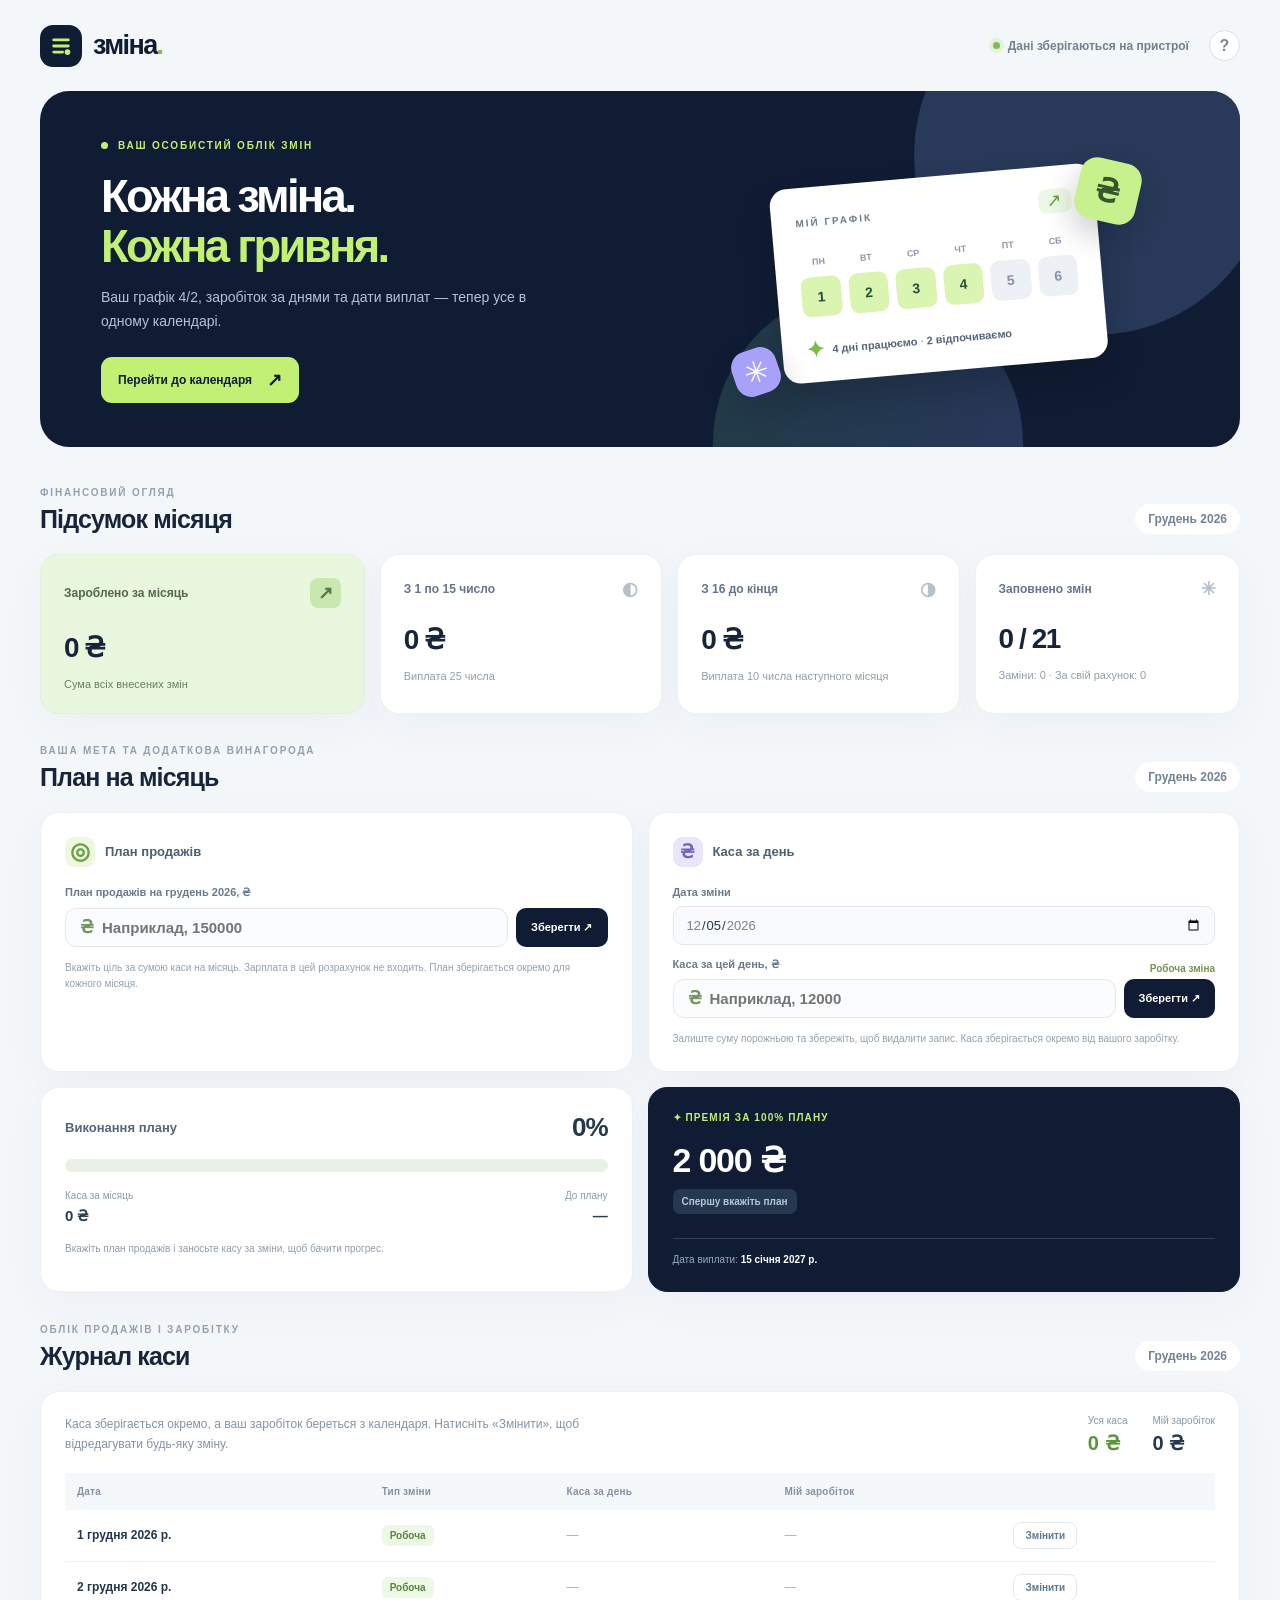
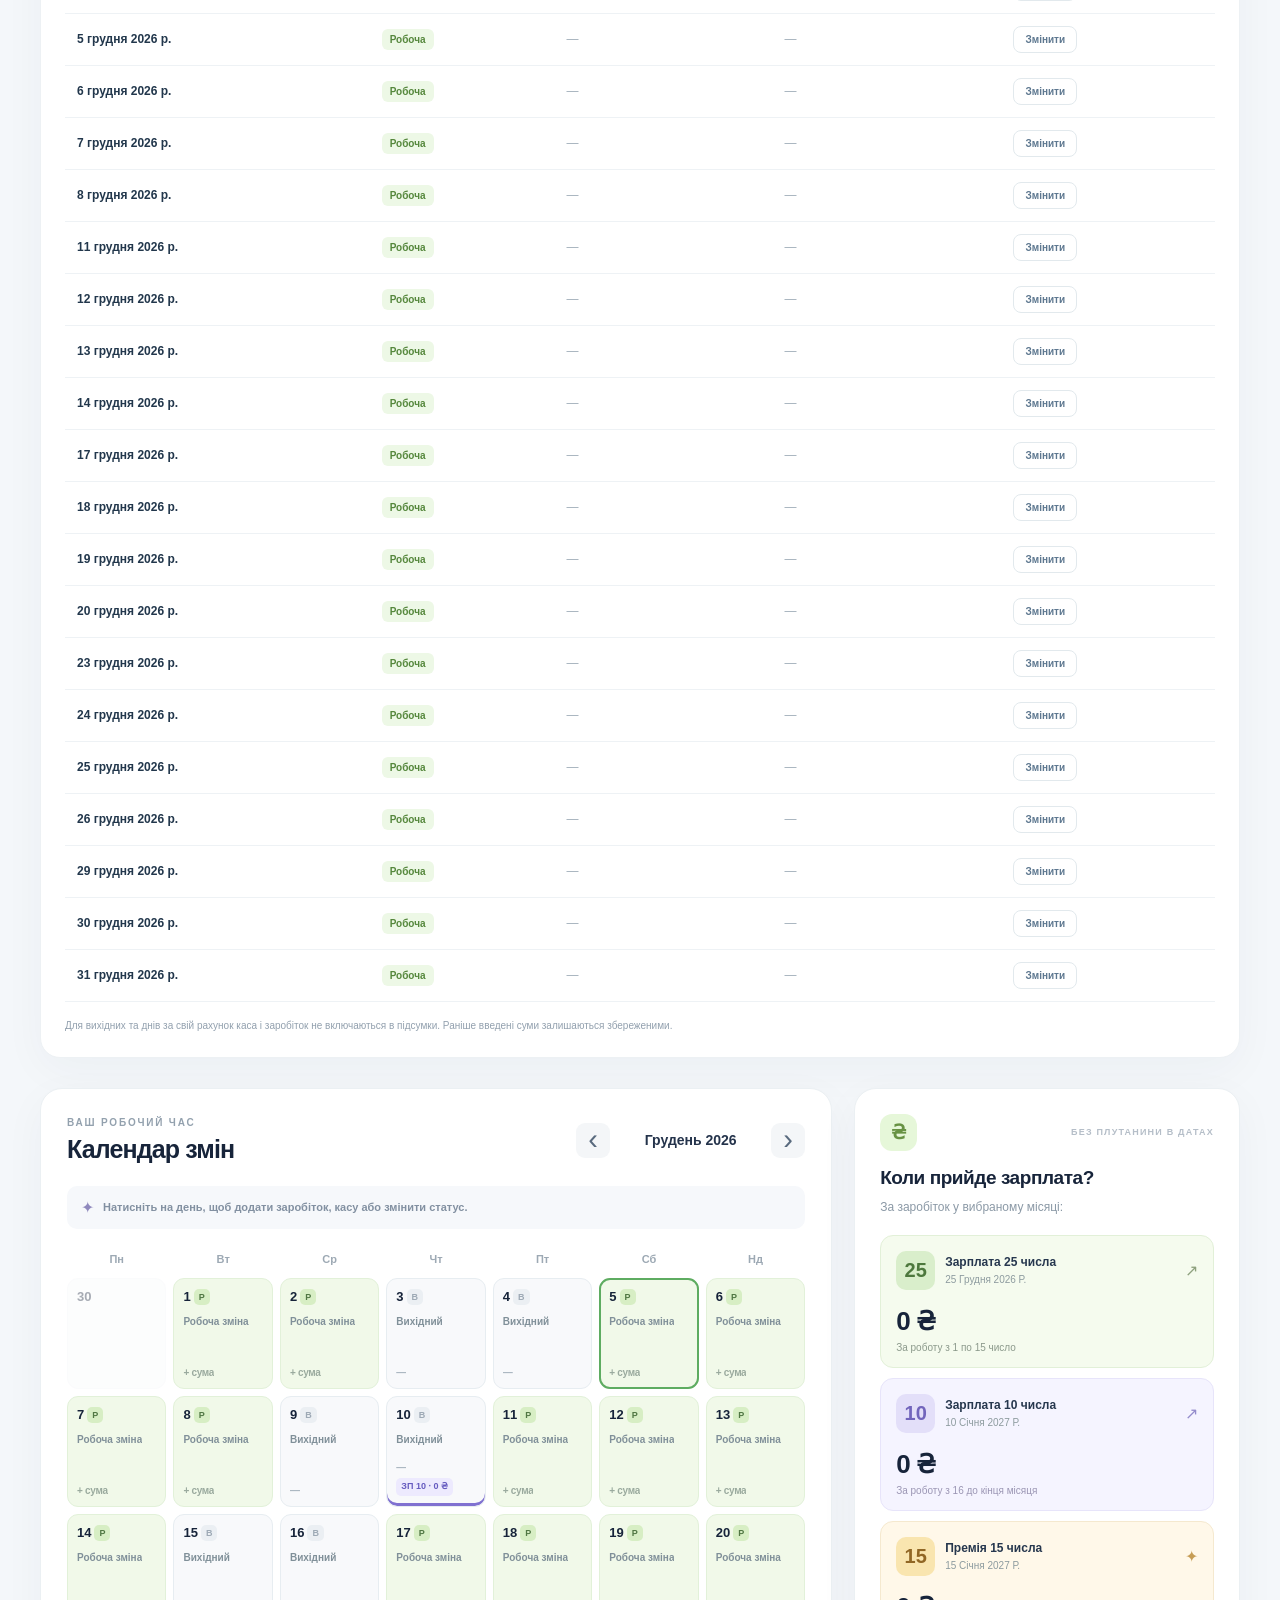
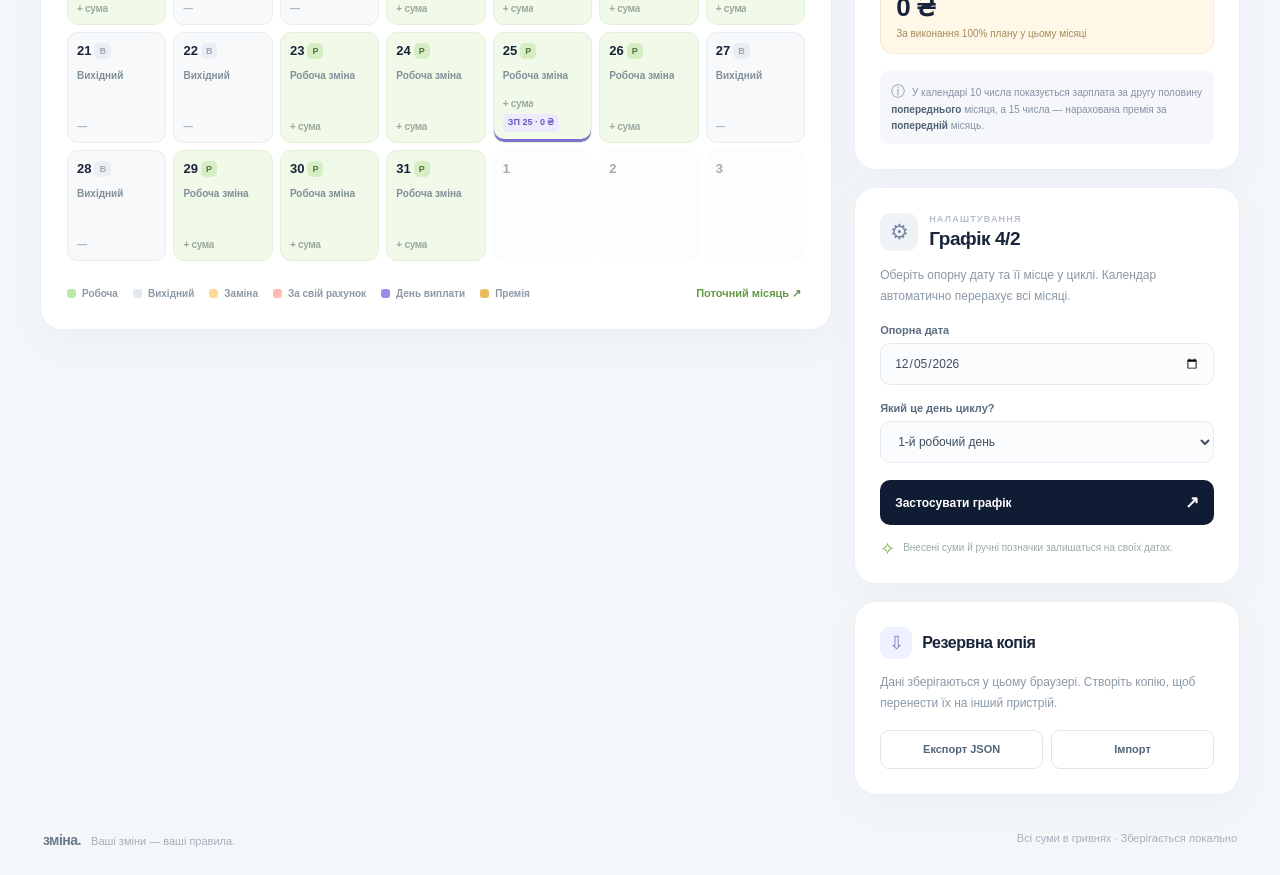
<file: index.html>
<!doctype html>
<html lang="uk">
<head>
  <meta charset="utf-8">
  <meta name="viewport" content="width=device-width, initial-scale=1">
  <meta name="theme-color" content="#101b32">
  <meta name="description" content="Календар змін 4/2 з обліком зарплати, щоденної каси, плану продажів та премії 2 000 грн за 100% плану.">
  <title>Зміна — калькулятор зарплати 4/2</title>
  <link rel="icon" href="favicon.svg" type="image/svg+xml">
  <link rel="stylesheet" href="styles.css">
  <script src="logic.js" defer></script>
  <script src="app.js" defer></script>
</head>
<body>
  <div class="site-shell">
    <header class="site-header">
      <a class="brand" href="./" aria-label="Зміна — на головну">
        <span class="brand-mark" aria-hidden="true"><svg viewBox="0 0 32 32" fill="none"><path d="M7 8.5h18M7 16h18M7 23.5h11" stroke="currentColor" stroke-width="3.4" stroke-linecap="round"/><circle cx="24" cy="23.5" r="3.5" fill="currentColor"/></svg></span>
        <span>зміна<span class="brand-period">.</span></span>
      </a>
      <div class="header-right">
        <span class="save-status" id="save-status"><span class="status-dot"></span> Дані зберігаються на пристрої</span>
        <button type="button" class="header-help" id="help-button" aria-label="Як користуватися" title="Як користуватися">?</button>
      </div>
    </header>

    <main>
      <section class="hero" aria-labelledby="hero-title">
        <div class="hero-copy">
          <div class="eyebrow"><span class="eyebrow-dot"></span> ВАШ ОСОБИСТИЙ ОБЛІК ЗМІН</div>
          <h1 id="hero-title">Кожна зміна.<br><span>Кожна гривня.</span></h1>
          <p>Ваш графік 4/2, заробіток за днями та дати виплат — тепер усе в одному календарі.</p>
          <a class="hero-link" href="#calendar-section">Перейти до календаря <span aria-hidden="true">↗</span></a>
        </div>
        <div class="hero-art" aria-hidden="true">
          <div class="art-orb orb-1"></div><div class="art-orb orb-2"></div>
          <div class="mini-calendar">
            <div class="mini-cal-heading"><span>МІЙ ГРАФІК</span><span class="mini-cal-icon">↗</span></div>
            <div class="mini-cal-days"><span>ПН</span><span>ВТ</span><span>СР</span><span>ЧТ</span><span>ПТ</span><span>СБ</span></div>
            <div class="mini-cal-cells"><span class="on">1</span><span class="on">2</span><span class="on">3</span><span class="on">4</span><span class="rest">5</span><span class="rest">6</span></div>
            <div class="mini-cal-bottom"><span class="green-spark">✦</span><span>4 дні працюємо <b>·</b> 2 відпочиваємо</span></div>
          </div>
          <span class="floating-coin coin-a">₴</span><span class="floating-coin coin-b">✳</span>
        </div>
      </section>

      <section class="overview" aria-labelledby="overview-title">
        <div class="section-heading overview-heading">
          <div><div class="section-kicker">ФІНАНСОВИЙ ОГЛЯД</div><h2 id="overview-title">Підсумок місяця</h2></div>
          <span class="view-period" id="overview-period"></span>
        </div>
        <div class="summary-grid">
          <article class="stat-card stat-main"><div class="stat-label">Зароблено за місяць <span class="stat-icon" aria-hidden="true">↗</span></div><div class="stat-value" id="stat-total">0 ₴</div><div class="stat-foot">Сума всіх внесених змін</div></article>
          <article class="stat-card"><div class="stat-label">З 1 по 15 число <span class="stat-symbol">◐</span></div><div class="stat-value" id="stat-first">0 ₴</div><div class="stat-foot">Виплата 25 числа</div></article>
          <article class="stat-card"><div class="stat-label">З 16 до кінця <span class="stat-symbol">◑</span></div><div class="stat-value" id="stat-second">0 ₴</div><div class="stat-foot">Виплата 10 числа наступного місяця</div></article>
          <article class="stat-card"><div class="stat-label">Заповнено змін <span class="stat-symbol">✳</span></div><div class="stat-value" id="stat-shifts">0 / 0</div><div class="stat-foot" id="shifts-caption">За поточним графіком</div></article>
        </div>
      </section>

      <section class="plan-section" id="plan-section" aria-labelledby="plan-title">
        <div class="section-heading">
          <div><div class="section-kicker">ВАША МЕТА ТА ДОДАТКОВА ВИНАГОРОДА</div><h2 id="plan-title">План на місяць</h2></div>
          <span class="view-period" id="plan-period"></span>
        </div>
        <div class="plan-grid">
          <article class="plan-card plan-setup">
            <div class="plan-card-label"><span class="plan-icon">◎</span> План продажів</div>
            <form id="plan-form" novalidate>
              <label for="plan-amount" id="plan-input-label">План продажів за місяць, ₴</label>
              <div class="plan-input-line">
                <div class="money-field plan-money-field"><span>₴</span><input id="plan-amount" name="plan-amount" type="text" inputmode="decimal" autocomplete="off" placeholder="Наприклад, 150000" maxlength="13" aria-describedby="plan-help plan-error"></div>
                <button type="submit" class="plan-save">Зберегти ↗</button>
              </div>
              <p class="plan-help" id="plan-help">Вкажіть ціль за сумою каси на місяць. Зарплата в цей розрахунок не входить. План зберігається окремо для кожного місяця.</p>
              <p class="plan-error" id="plan-error" role="alert" hidden></p>
            </form>
          </article>
          <article class="plan-card cash-entry-card">
            <div class="plan-card-label"><span class="plan-icon cash-entry-icon">₴</span> Каса за день</div>
            <form id="cash-form" novalidate>
              <label for="cash-date">Дата зміни</label>
              <input id="cash-date" type="date" min="1900-01-01" max="2100-12-31" required aria-describedby="cash-status cash-error">
              <div class="cash-entry-top"><label for="cash-amount">Каса за цей день, ₴</label><span id="cash-status" class="cash-status"></span></div>
              <div class="plan-input-line">
                <div class="money-field plan-money-field"><span>₴</span><input id="cash-amount" type="text" inputmode="decimal" autocomplete="off" placeholder="Наприклад, 12000" maxlength="13"></div>
                <button type="submit" class="plan-save" id="cash-save">Зберегти ↗</button>
              </div>
              <p class="plan-help">Залиште суму порожньою та збережіть, щоб видалити запис. Каса зберігається окремо від вашого заробітку.</p>
              <p class="plan-error" id="cash-error" role="alert" hidden></p>
            </form>
          </article>
          <article class="plan-card plan-tracking">
            <div class="plan-progress-top"><span>Виконання плану</span><strong id="plan-percent">0%</strong></div>
            <div class="plan-progress-bar" id="plan-progress" role="progressbar" aria-label="Виконання місячного плану" aria-valuemin="0" aria-valuemax="100" aria-valuenow="0"><div class="plan-progress-fill" id="plan-progress-fill"></div></div>
            <div class="plan-values"><div><span>Каса за місяць</span><strong id="plan-earned">0 ₴</strong></div><div><span>До плану</span><strong id="plan-remaining">—</strong></div></div>
            <p class="plan-message" id="plan-message" role="status">Вкажіть план, щоб бачити прогрес.</p>
          </article>
          <article class="plan-card plan-reward" id="plan-reward-card">
            <div class="plan-reward-label">✦ ПРЕМІЯ ЗА 100% ПЛАНУ</div>
            <div class="plan-reward-amount">2 000 ₴</div>
            <div class="plan-reward-status" id="plan-reward-status">Очікує виконання</div>
            <div class="plan-reward-date">Дата виплати: <strong id="plan-reward-date"></strong></div>
          </article>
        </div>
      </section>

      <section class="cash-ledger-section" id="cash-ledger" aria-labelledby="cash-ledger-title">
        <div class="section-heading ledger-heading">
          <div><div class="section-kicker">ОБЛІК ПРОДАЖІВ І ЗАРОБІТКУ</div><h2 id="cash-ledger-title">Журнал каси</h2></div>
          <span class="view-period" id="ledger-period"></span>
        </div>
        <div class="ledger-panel">
          <div class="ledger-topline">
            <p>Каса зберігається окремо, а ваш заробіток береться з календаря. Натисніть «Змінити», щоб відредагувати будь-яку зміну.</p>
            <div class="ledger-totals"><div><span>Уся каса</span><strong id="ledger-cash-total">0 ₴</strong></div><div><span>Мій заробіток</span><strong id="ledger-wage-total">0 ₴</strong></div></div>
          </div>
          <div class="ledger-table-wrap">
            <table class="ledger-table">
              <thead><tr><th>Дата</th><th>Тип зміни</th><th>Каса за день</th><th>Мій заробіток</th><th><span class="sr-only">Редагування</span></th></tr></thead>
              <tbody id="ledger-body"></tbody>
            </table>
          </div>
          <p class="ledger-note">Для вихідних та днів за свій рахунок каса і заробіток не включаються в підсумки. Раніше введені суми залишаються збереженими.</p>
        </div>
      </section>

      <section class="workspace" id="calendar-section" aria-label="Календар і налаштування">
        <div class="calendar-panel">
          <div class="calendar-header">
            <div><div class="section-kicker">ВАШ РОБОЧИЙ ЧАС</div><h2>Календар змін</h2></div>
            <div class="month-navigation" aria-label="Навігація по місяцях">
              <button type="button" class="nav-arrow" id="previous-month" aria-label="Попередній місяць">‹</button>
              <button type="button" class="month-label" id="month-label" title="Повернутися до поточного місяця"></button>
              <button type="button" class="nav-arrow" id="next-month" aria-label="Наступний місяць">›</button>
            </div>
          </div>
          <div class="calendar-instruction"><span class="instruction-icon">✦</span> Натисніть на день, щоб додати заробіток, касу або змінити статус.</div>
          <div class="calendar-grid" role="grid" aria-label="Дні місяця">
            <div class="weekdays" role="row"><span>Пн</span><span>Вт</span><span>Ср</span><span>Чт</span><span>Пт</span><span>Сб</span><span>Нд</span></div>
            <div class="day-grid" id="day-grid"></div>
          </div>
          <div class="calendar-footer">
            <div class="legend"><span><i class="legend-color legend-work"></i> Робоча</span><span><i class="legend-color legend-off"></i> Вихідний</span><span><i class="legend-color legend-replacement"></i> Заміна</span><span><i class="legend-color legend-unpaid"></i> За свій рахунок</span><span><i class="legend-color legend-pay"></i> День виплати</span><span><i class="legend-color legend-bonus"></i> Премія</span></div>
            <button type="button" class="today-link" id="today-button">Поточний місяць ↗</button>
          </div>
        </div>

        <aside class="sidebar">
          <section class="side-card payday-panel" aria-labelledby="payday-title">
            <div class="side-topline"><div class="side-icon">₴</div><span class="side-eyebrow">БЕЗ ПЛУТАНИНИ В ДАТАХ</span></div>
            <h3 id="payday-title">Коли прийде зарплата?</h3>
            <p class="side-description">За заробіток у вибраному місяці:</p>
            <div class="payout-item">
              <div class="payout-header"><div class="pay-number">25</div><div class="payout-meta"><strong>Зарплата 25 числа</strong><span id="pay-25-date"></span></div><span class="pay-check">↗</span></div>
              <div class="pay-amount" id="pay-25-amount">0 ₴</div><div class="pay-range">За роботу з 1 по 15 число</div>
            </div>
            <div class="payout-item payout-next">
              <div class="payout-header"><div class="pay-number pay-next-number">10</div><div class="payout-meta"><strong>Зарплата 10 числа</strong><span id="pay-10-date"></span></div><span class="pay-check">↗</span></div>
              <div class="pay-amount" id="pay-10-amount">0 ₴</div><div class="pay-range">За роботу з 16 до кінця місяця</div>
            </div>
            <div class="payout-item payout-bonus">
              <div class="payout-header"><div class="pay-number pay-bonus-number">15</div><div class="payout-meta"><strong>Премія 15 числа</strong><span id="pay-15-date"></span></div><span class="pay-check">✦</span></div>
              <div class="pay-amount" id="pay-15-amount">0 ₴</div><div class="pay-range" id="pay-15-caption">За виконання 100% місячного плану</div>
            </div>
            <div class="payout-note"><span>ⓘ</span> У календарі 10 числа показується зарплата за другу половину <strong>попереднього</strong> місяця, а 15 числа — нарахована премія за <strong>попередній</strong> місяць.</div>
          </section>

          <section class="side-card settings-panel" aria-labelledby="settings-title">
            <div class="settings-heading"><div class="settings-heading-icon">⚙</div><div><div class="side-eyebrow">НАЛАШТУВАННЯ</div><h3 id="settings-title">Графік 4/2</h3></div></div>
            <p class="side-description">Оберіть опорну дату та її місце у циклі. Календар автоматично перерахує всі місяці.</p>
            <form id="schedule-form">
              <label for="anchor-date">Опорна дата</label>
              <input type="date" id="anchor-date" min="1900-01-01" max="2100-12-31" required>
              <label for="anchor-position">Який це день циклу?</label>
              <select id="anchor-position">
                <option value="1">1-й робочий день</option>
                <option value="2">2-й робочий день</option>
                <option value="3">3-й робочий день</option>
                <option value="4">4-й робочий день</option>
                <option value="5">1-й вихідний</option>
                <option value="6">2-й вихідний</option>
              </select>
              <button class="apply-button" type="submit">Застосувати графік <span>↗</span></button>
            </form>
            <div class="settings-note"><span>✧</span> Внесені суми й ручні позначки залишаться на своїх датах.</div>
          </section>

          <section class="side-card backup-panel">
            <div class="backup-heading"><div class="backup-icon">⇩</div><h3>Резервна копія</h3></div>
            <p class="side-description">Дані зберігаються у цьому браузері. Створіть копію, щоб перенести їх на інший пристрій.</p>
            <div class="backup-actions"><button type="button" id="export-button">Експорт JSON</button><button type="button" id="import-button">Імпорт</button></div>
            <input id="import-file" type="file" accept=".json,application/json" hidden>
          </section>
        </aside>
      </section>
    </main>

    <footer class="site-footer"><span><strong>зміна.</strong> Ваші зміни — ваші правила.</span><span>Всі суми в гривнях · Зберігається локально</span></footer>
  </div>

  <dialog id="day-dialog" class="day-dialog" aria-labelledby="dialog-heading">
    <form id="day-form" novalidate>
      <div class="dialog-heading-row"><div><div class="dialog-kicker">РЕДАГУВАННЯ ДНЯ</div><h2 id="dialog-heading"></h2><p id="dialog-schedule"></p></div><button type="button" class="dialog-close" id="dialog-close" aria-label="Закрити">×</button></div>
      <div class="dialog-field-label">Статус дня</div>
      <div class="day-status-options" role="radiogroup" aria-label="Статус дня">
        <label class="status-option"><input type="radio" name="day-status" value="scheduled" checked><span><b>За графіком</b><small id="scheduled-hint">Автоматично</small></span></label>
        <label class="status-option"><input type="radio" name="day-status" value="unpaid"><span><b>За свій рахунок</b><small>Без заробітку</small></span></label>
        <label class="status-option"><input type="radio" name="day-status" value="replacement"><span><b>Вийшла на заміну</b><small>Додаткова зміна</small></span></label>
      </div>
      <label class="dialog-field-label" for="day-amount">Заробіток за день, ₴</label>
      <div class="money-field"><span>₴</span><input type="text" id="day-amount" inputmode="decimal" autocomplete="off" placeholder="Наприклад, 1500" maxlength="13"></div>
      <p class="field-hint" id="amount-hint">Внесіть фактичний заробіток за цю зміну.</p>
      <label class="dialog-field-label" for="day-cash">Каса за день, ₴ <span class="optional">(для плану продажів)</span></label>
      <div class="money-field"><span>₴</span><input type="text" id="day-cash" inputmode="decimal" autocomplete="off" placeholder="Наприклад, 12000" maxlength="13"></div>
      <p class="field-hint" id="cash-hint">Каса для розрахунку виконання місячного плану.</p>
      <label class="dialog-field-label" for="day-note">Примітка <span class="optional">(необов'язково)</span></label>
      <textarea id="day-note" rows="2" maxlength="250" placeholder="Наприклад, додаткова зміна"></textarea>
      <p class="form-error" id="day-error" role="alert" hidden></p>
      <div class="dialog-actions"><button type="button" class="reset-button" id="reset-day">Очистити день</button><button class="save-day-button" type="submit">Зберегти зміни <span>↗</span></button></div>
    </form>
  </dialog>

  <dialog id="help-dialog" class="help-dialog" aria-labelledby="help-title">
    <div class="help-top"><h2 id="help-title">Як користуватися</h2><button type="button" class="dialog-close" id="help-close" aria-label="Закрити">×</button></div>
    <ol><li><strong>Налаштуйте графік.</strong> Вкажіть відому дату та номер дня в циклі 4/2. Графік працює безперервно через межі місяців.</li><li><strong>Натискайте на дні.</strong> Для робочої зміни введіть фактичну суму. Для додаткової роботи виберіть «Вийшла на заміну», а для пропущеної — «За свій рахунок».</li><li><strong>Переглядайте виплати.</strong> Заробіток з 1 по 15 виплачується 25-го цього місяця, з 16 до кінця — 10-го наступного. Дати виплат позначені у календарі.</li><li><strong>План продажів.</strong> Встановіть ціль за касою за місяць. Внесіть касу за день у розділі «План» або у вікні дня в календарі. Відсоток рахується від суми кас, а не від особистого заробітку. За 100% нараховується одна премія 2 000 ₴ з виплатою 15-го наступного місяця.</li><li><strong>Журнал каси.</strong> Переглядайте окремий список за датою з типом зміни, касою та особистим заробітком із календаря. Кнопка «Змінити» відкриває потрібний день.</li><li><strong>Зберігайте копію.</strong> Дні, каса та плани лишаються в поточному браузері, а JSON-файл можна експортувати й імпортувати.</li></ol>
    <button class="apply-button help-done" type="button" id="help-done">Зрозуміло</button>
  </dialog>
  <div class="toast" id="toast" role="status" aria-live="polite"></div>
</body>
</html>
</file>
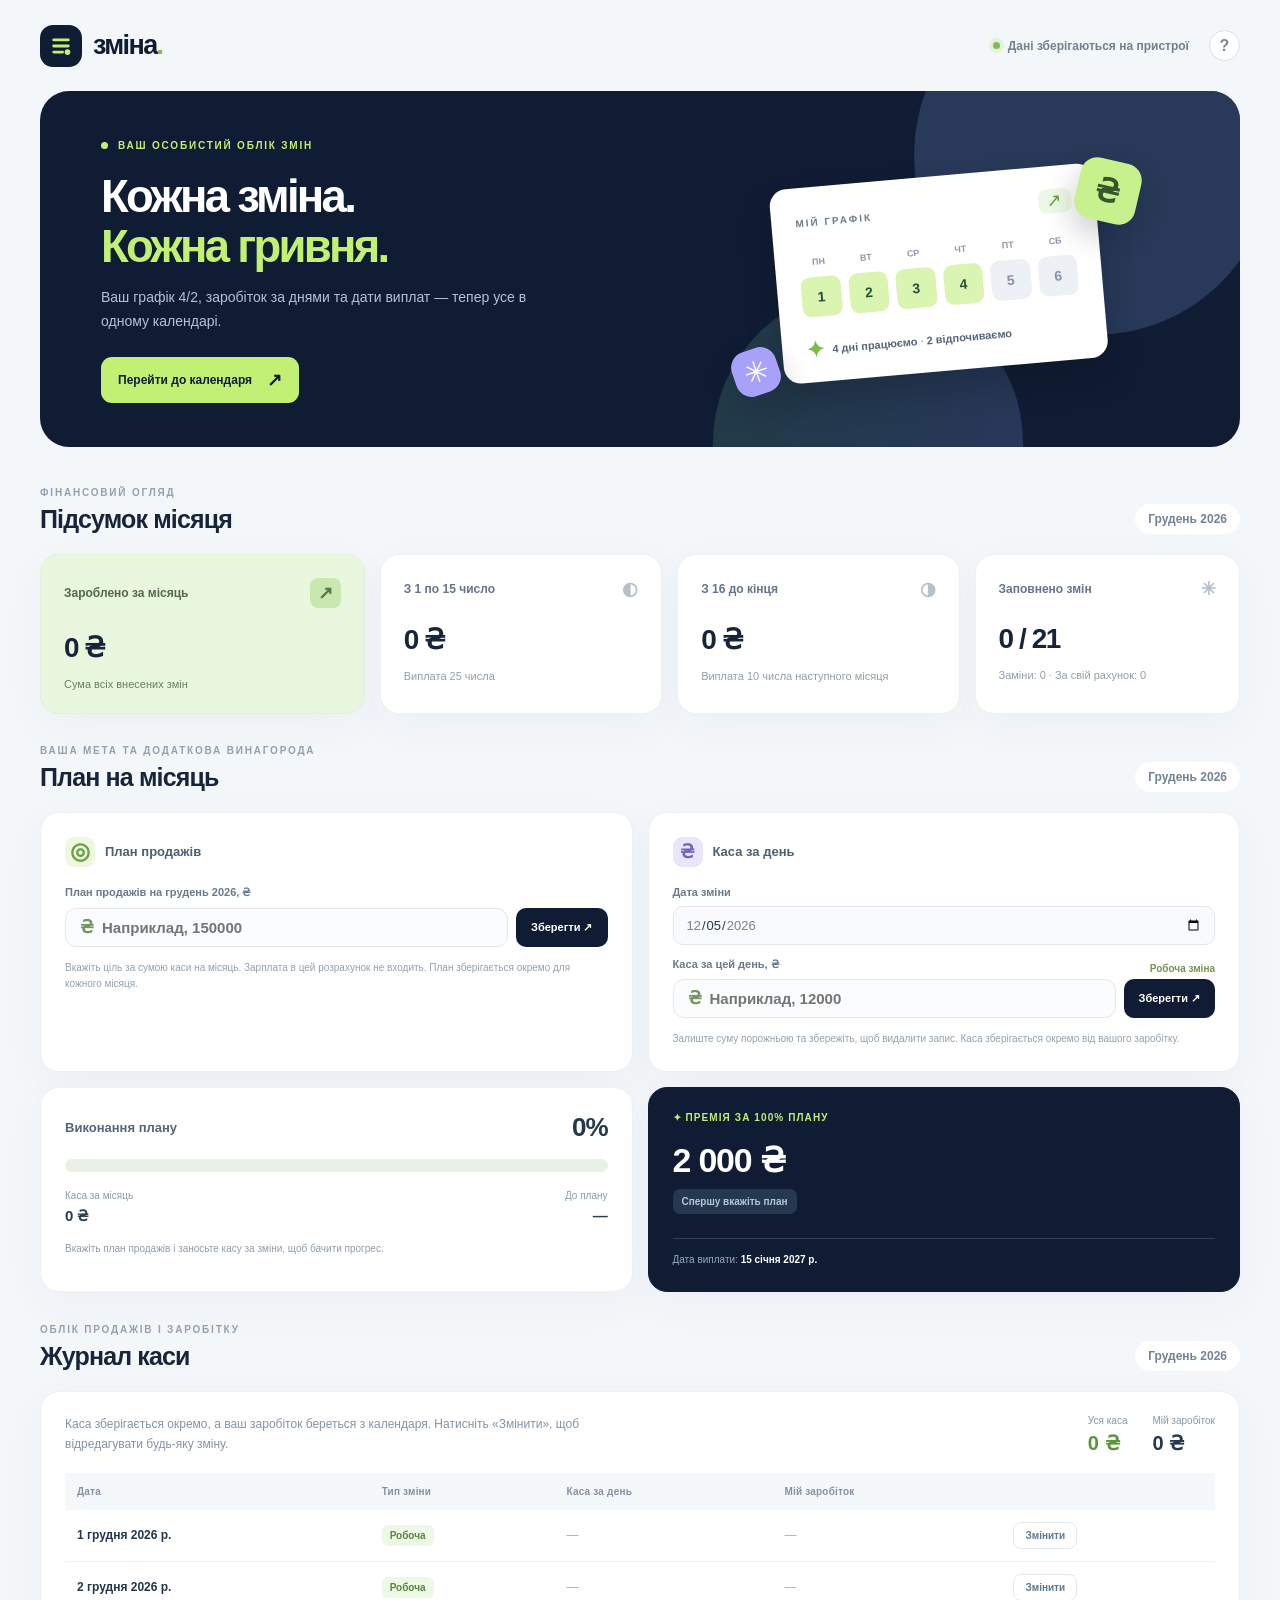
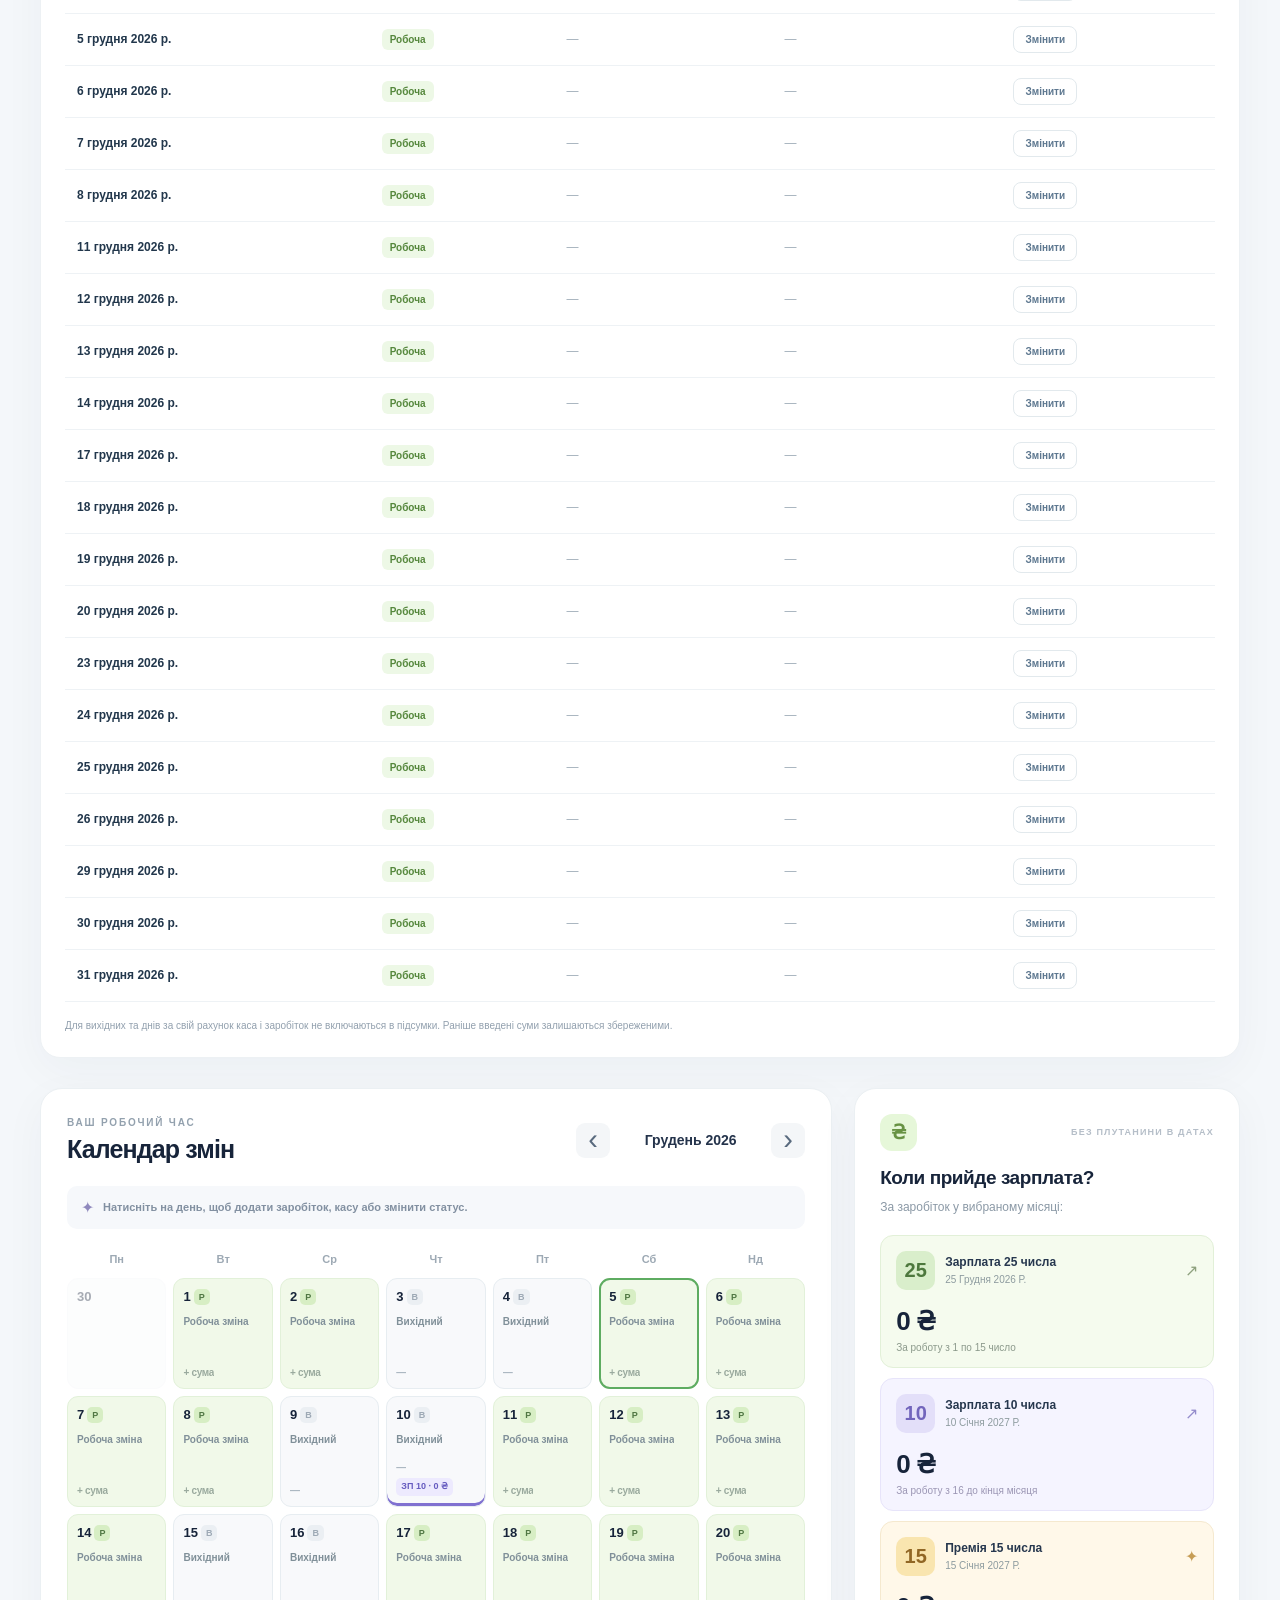
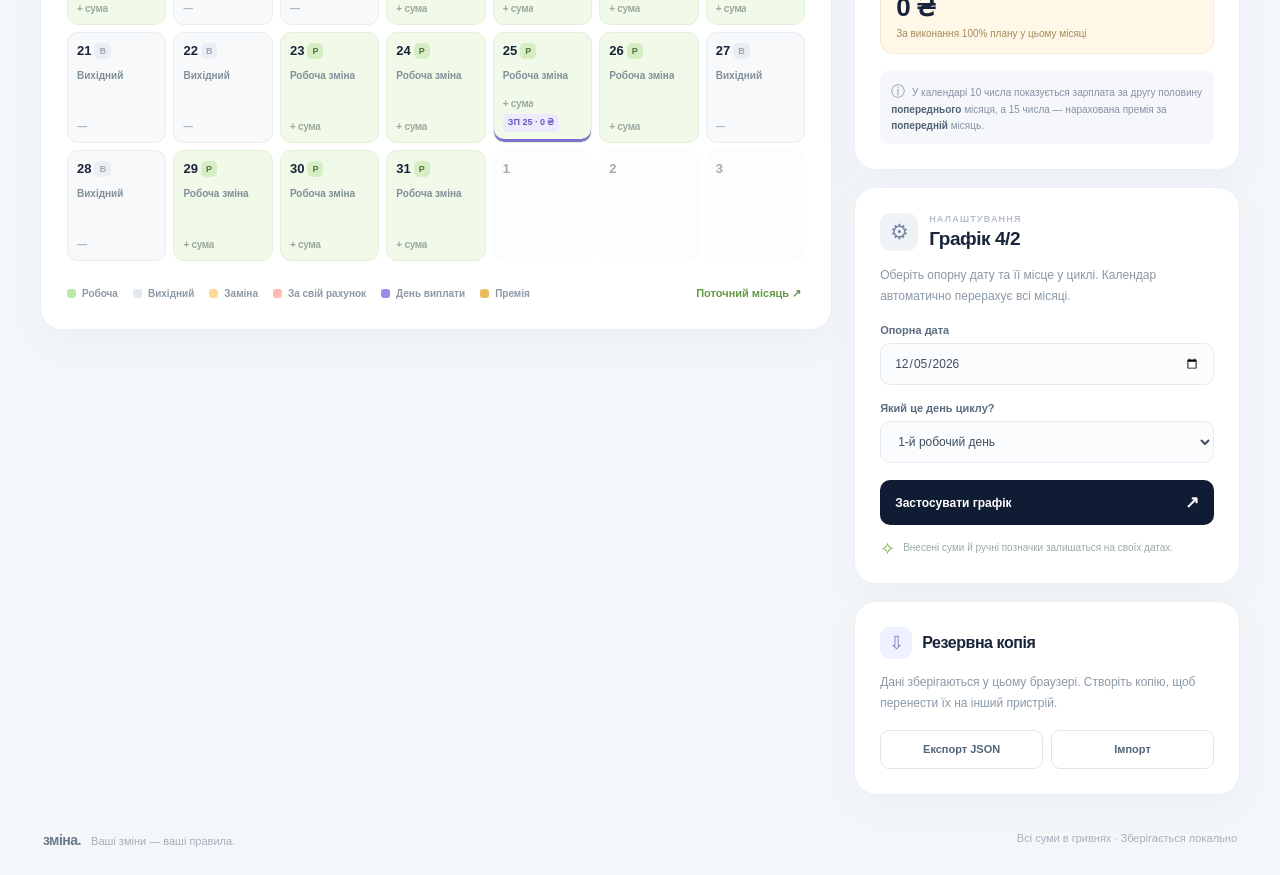
<file: standalone.html>
<!doctype html>
<html lang="uk">
<head>
  <meta charset="utf-8">
  <meta name="viewport" content="width=device-width, initial-scale=1">
  <meta name="theme-color" content="#101b32">
  <meta name="description" content="Календар змін 4/2 з обліком зарплати, щоденної каси, плану продажів та премії 2 000 грн за 100% плану.">
  <title>Зміна — калькулятор зарплати 4/2</title>
  <link rel="icon" href="data:image/svg+xml,%3Csvg xmlns='http://www.w3.org/2000/svg' viewBox='0 0 100 100'%3E%3Crect width='100' height='100' rx='23' fill='%23101c33'/%3E%3Ctext x='50' y='70' font-size='64' text-anchor='middle' fill='%23c2f075'%3E%E2%82%B4%3C/text%3E%3C/svg%3E">
  <style>
:root{--ink:#17243a;--muted:#8290a3;--line:#e6edf1;--bg:#f4f7fa;--deep:#101c33;--green:#c2f075;--purple:#7468c9;--radius:22px;--shadow:0 12px 44px rgba(27,44,65,.04)}
*{box-sizing:border-box}html{scroll-behavior:smooth}body{margin:0;background:var(--bg);color:var(--ink);font-family:Inter,-apple-system,BlinkMacSystemFont,"Segoe UI",Arial,sans-serif;-webkit-font-smoothing:antialiased}button,input,select,textarea{font:inherit}button{cursor:pointer}button:focus-visible,a:focus-visible,input:focus-visible,select:focus-visible,textarea:focus-visible{outline:3px solid #7769dc;outline-offset:3px}a{text-decoration:none}h1,h2,h3,p{margin:0}.site-shell{max-width:1510px;margin:0 auto;padding:0 40px}
.site-header{height:91px;display:flex;align-items:center;justify-content:space-between}.brand{display:inline-flex;align-items:center;gap:11px;color:var(--deep);font-size:27px;font-weight:850;letter-spacing:-1.6px}.brand-mark{display:grid;place-items:center;width:42px;height:42px;background:var(--deep);color:var(--green);border-radius:13px}.brand-mark svg{width:26px;height:26px}.brand-period{color:#88bd43}.header-right{display:flex;align-items:center;gap:20px}.save-status{display:flex;gap:8px;align-items:center;color:#708092;font-size:12px;font-weight:600}.status-dot{width:7px;height:7px;background:#7dbc5a;border-radius:50%;box-shadow:0 0 0 4px #e3f2d8}.save-status.warning{color:#b45b54}.save-status.warning .status-dot{background:#e76b6b;box-shadow:0 0 0 4px #fce5e5}.header-help{width:31px;height:31px;border:1px solid #d9e1e8;border-radius:50%;background:#fff;color:#7c8796;font-weight:750}
.hero{background:var(--deep);border-radius:29px;color:#fff;min-height:320px;display:grid;grid-template-columns:1.15fr 1fr;position:relative;overflow:hidden;padding:49px 61px 44px}.hero-copy{position:relative;z-index:2}.eyebrow,.section-kicker,.dialog-kicker,.side-eyebrow{font-size:10px;font-weight:800;letter-spacing:1.8px}.eyebrow{color:var(--green);display:flex;gap:10px;align-items:center}.eyebrow-dot{background:var(--green);width:7px;height:7px;border-radius:50%}.hero h1{font-size:clamp(35px,3.55vw,57px);line-height:1.09;letter-spacing:-2.7px;margin:21px 0 15px;font-weight:850}.hero h1 span{color:var(--green)}.hero p{max-width:455px;font-size:14px;color:#b6c2d2;line-height:1.7}.hero-link{display:inline-flex;align-items:center;gap:15px;color:var(--deep);background:var(--green);border-radius:11px;padding:12px 17px;margin-top:23px;font-size:12px;font-weight:800;transition:transform .2s,background .2s}.hero-link:hover{transform:translateY(-2px);background:#d4fc90}.hero-link span{font-size:18px}.hero-art{position:relative;min-width:0;display:flex;align-items:center;justify-content:center}.art-orb{position:absolute;border-radius:50%}.orb-1{background:#283959;width:360px;height:360px;right:-95px;top:-165px}.orb-2{background:linear-gradient(100deg,#223b47,#28375b);width:310px;height:310px;bottom:-195px;left:7%}.mini-calendar{width:min(325px,90%);background:#fff;border-radius:17px;transform:rotate(-5deg) translate(10px,3px);box-shadow:0 18px 30px #07101d40;color:var(--ink);position:relative;padding:23px 24px 19px;z-index:1}.mini-cal-heading{display:flex;justify-content:space-between;align-items:center;font-size:10px;font-weight:850;letter-spacing:2px;color:#6c7c8c}.mini-cal-icon{background:#eff7e7;border-radius:8px;color:#699b39;font-size:18px;font-weight:500;padding:1px 8px}.mini-cal-days,.mini-cal-cells{display:grid;grid-template-columns:repeat(6,minmax(0,1fr));gap:8px;text-align:center}.mini-cal-days{margin:23px 0 10px;color:#8b97a7;font-size:9px;font-weight:850}.mini-cal-cells span{aspect-ratio:1;display:grid;place-items:center;border-radius:9px;font-size:14px;font-weight:850}.mini-cal-cells .on{background:#daf5b2;color:#254f37}.mini-cal-cells .rest{background:#edf1f5;color:#8792a4}.mini-cal-bottom{display:flex;align-items:center;gap:8px;color:#556578;font-size:11px;font-weight:650;margin-top:20px}.mini-cal-bottom b{color:#aab3c3}.green-spark{color:#79bd47;font-size:22px}.floating-coin{position:absolute;display:grid;place-items:center;z-index:2;box-shadow:0 13px 30px #07101d33}.coin-a{right:8%;top:20px;background:#c6f18c;color:#37562c;width:62px;height:62px;border-radius:17px;transform:rotate(13deg);font-size:32px;font-weight:800}.coin-b{left:11%;bottom:8px;background:#a8a1f9;color:#fff;width:46px;height:46px;border-radius:16px;transform:rotate(-19deg);font-size:30px}
.overview{padding-top:40px}.section-heading{display:flex;align-items:end;justify-content:space-between;margin-bottom:20px}.section-kicker{color:#93a1ae;margin-bottom:7px}.section-heading h2,.calendar-header h2{font-size:25px;letter-spacing:-.85px;font-weight:850}.view-period{font-size:12px;color:#738395;border-radius:999px;background:#fff;padding:8px 13px;font-weight:700;text-transform:capitalize}.summary-grid{display:grid;grid-template-columns:1.15fr 1fr 1fr .94fr;gap:15px}.stat-card{min-width:0;background:#fff;border:1px solid #edf1f4;border-radius:19px;padding:23px 23px 20px;box-shadow:var(--shadow)}.stat-main{background:#e9f7df;border-color:#e3f0dc}.stat-label{font-size:12px;color:#647489;font-weight:730;display:flex;justify-content:space-between;align-items:center;gap:8px}.stat-main .stat-label{color:#536a47}.stat-icon{background:#c9e8af;border-radius:8px;color:#557a3d;padding:4px 8px;font-size:18px}.stat-symbol{font-size:18px;color:#b5c0cb}.stat-value{font-size:clamp(21px,2.18vw,34px);letter-spacing:-1.4px;font-weight:850;white-space:nowrap;margin:23px 0 13px;font-variant-numeric:tabular-nums}.stat-foot{font-size:11px;line-height:1.45;color:#91a0ad}.stat-main .stat-foot{color:#66805d}
.workspace{display:grid;grid-template-columns:minmax(0,1.93fr) minmax(310px,.94fr);gap:22px;align-items:start;padding-top:30px}.calendar-panel,.side-card{background:#fff;border:1px solid #ebf0f3;border-radius:var(--radius);box-shadow:var(--shadow)}.calendar-panel{padding:28px 26px 25px;min-width:0}.calendar-header{display:flex;align-items:center;justify-content:space-between;gap:13px;margin-bottom:22px}.month-navigation{display:flex;align-items:center;gap:8px}.nav-arrow{background:#f4f6f8;border:none;border-radius:9px;width:34px;height:35px;font-size:29px;line-height:0;color:#596a7e;display:grid;place-items:center;padding-bottom:4px}.nav-arrow:hover{background:#e8edf1}.month-label{background:transparent;border:0;font-size:14px;font-weight:850;color:#24334b;min-width:145px;text-transform:capitalize;padding:8px 0}.calendar-instruction{background:#f6f8fb;border-radius:10px;padding:12px 14px;color:#8290a1;font-size:11px;font-weight:550;margin-bottom:21px;display:flex;align-items:center;gap:9px}.instruction-icon{color:#8f89bd;font-size:16px}.weekdays,.day-grid{display:grid;grid-template-columns:repeat(7,minmax(0,1fr));gap:7px}.weekdays{margin-bottom:10px}.weekdays span{text-align:center;color:#9da9b4;font-weight:800;font-size:11px;padding:3px}.day-grid{align-items:stretch}.calendar-day{border:1px solid #e7edf1;border-radius:11px;background:#fff;min-width:0;min-height:111px;padding:10px 9px;display:flex;flex-direction:column;text-align:left;position:relative;transition:transform .12s,border-color .12s,box-shadow .12s;color:var(--ink)}.calendar-day:not(.outside):hover{transform:translateY(-2px);z-index:1;box-shadow:0 8px 17px #16283e12;border-color:#afca93}.calendar-day.outside{background:#f8fafb;border-color:#f4f6f8;cursor:default;opacity:.38}.calendar-day.work{background:#f1f9e9;border-color:#e2f1d9}.calendar-day.off{background:#f8f9fb}.calendar-day.replacement{background:#fff5e2;border-color:#f8e6c2}.calendar-day.unpaid{background:#fff0ee;border-color:#f8dad6}.calendar-day.today{outline:2px solid #5eac61;outline-offset:-2px}.calendar-day.has-payday{box-shadow:inset 0 -3px #8071d1}.calendar-day .day-top{display:flex;justify-content:space-between;gap:3px;align-items:start}.date-number{font-size:13px;font-weight:850}.calendar-day .day-indicator{font-size:9px;font-weight:850;color:#507743;background:#d7eec4;padding:3px 5px;border-radius:5px}.calendar-day.off .day-indicator{color:#9da9b5;background:#ebeff3}.calendar-day.replacement .day-indicator{background:#ffe3ad;color:#976a20}.calendar-day.unpaid .day-indicator{background:#ffd9d3;color:#a95249}.calendar-day .day-label{font-size:10px;color:#809099;font-weight:650;margin-top:11px;white-space:nowrap;overflow:hidden;text-overflow:ellipsis}.mobile-income{display:none}.day-income{margin-top:auto;font-size:12px;font-weight:850;letter-spacing:-.3px;white-space:nowrap;overflow:hidden;text-overflow:ellipsis}.day-income.empty{font-size:10px;color:#9aaa9e;font-weight:550}.calendar-day.off .day-income,.calendar-day.unpaid .day-income{color:#aab6c1}.payday-chip{display:block;background:#edeafe;color:#665bc0;border-radius:5px;padding:3px 5px;font-size:9px;line-height:1.25;font-weight:850;margin-top:5px;white-space:nowrap;overflow:hidden;text-overflow:ellipsis}.pay-mobile{display:none}.calendar-footer{display:flex;align-items:center;justify-content:space-between;gap:14px;padding-top:22px}.legend{display:flex;flex-wrap:wrap;gap:11px 15px}.legend>span{display:inline-flex;align-items:center;gap:6px;font-size:10px;font-weight:650;color:#8b99a8}.legend-color{width:9px;height:9px;border-radius:3px;display:inline-block}.legend-work{background:#bce7a5}.legend-off{background:#e4e9ee}.legend-replacement{background:#ffdb96}.legend-unpaid{background:#ffbab1}.legend-pay{background:#9a8de9}.today-link{border:none;background:none;white-space:nowrap;color:#659847;font-size:11px;font-weight:850;padding:4px}
.sidebar{display:flex;flex-direction:column;gap:17px}.side-card{padding:25px}.side-topline{display:flex;align-items:center;justify-content:space-between;gap:8px}.side-icon{width:37px;height:37px;display:grid;place-items:center;background:#e6f7d9;border-radius:12px;font-weight:850;color:#679243;font-size:20px}.side-eyebrow{color:#b5bec8;font-size:9px;letter-spacing:1.2px}.side-card h3{font-size:19px;line-height:1.25;letter-spacing:-.45px;margin:15px 0 8px}.side-description{font-size:12px;color:#8b99a6;line-height:1.7;margin:0 0 17px}.payout-item{border:1px solid #e2f0d8;background:#f5fbee;border-radius:13px;padding:15px 15px 14px;margin-top:10px}.payout-next{background:#f5f4ff;border-color:#e7e4fa}.payout-header{display:flex;gap:10px;align-items:center}.pay-number{flex:0 0 39px;height:39px;background:#d9eecb;color:#4d783d;border-radius:10px;display:grid;place-items:center;font-size:20px;font-weight:850}.pay-next-number{background:#e3dff9;color:#7265bc}.payout-meta{min-width:0;display:flex;flex-direction:column;gap:5px}.payout-meta strong{font-size:12px;color:#26374e}.payout-meta span{font-size:10px;color:#8d9b9f;text-transform:capitalize}.pay-check{margin-left:auto;color:#8ea17e}.payout-next .pay-check{color:#948ccc}.pay-amount{font-size:26px;font-weight:850;letter-spacing:-1px;margin:16px 0 5px}.pay-range{font-size:10px;color:#8b998b}.payout-next .pay-range{color:#9b96b4}.payout-note{margin-top:16px;background:#f6f7fa;border-radius:9px;padding:11px;font-size:10px;line-height:1.55;color:#8492a3}.payout-note span{font-size:14px;margin-right:4px}.payout-note strong{color:#526276}
.settings-heading{display:flex;align-items:center;gap:11px}.settings-heading-icon{width:38px;height:38px;background:#eff2f7;color:#7989a1;border-radius:11px;display:grid;place-items:center;font-size:21px}.settings-heading h3{margin:3px 0 0}.settings-panel .side-description{margin:14px 0 18px}.settings-panel label{display:block;color:#5b6c80;font-size:11px;font-weight:750;margin:0 0 7px}.settings-panel input,.settings-panel select{display:block;width:100%;border:1px solid #e5ebf0;border-radius:10px;background:#fafcfd;padding:11px 13px;color:#3e4e60;font-size:12px;min-height:42px;margin-bottom:17px;color-scheme:light}.apply-button{background:var(--deep);color:white;border:none;border-radius:10px;padding:12px 15px;width:100%;font-weight:750;font-size:12px;display:flex;justify-content:space-between;align-items:center}.apply-button:hover{background:#243554}.apply-button span{font-size:17px}.settings-note{margin-top:15px;color:#9baaab;font-size:10px;line-height:1.5;display:flex;gap:8px}.settings-note span{font-size:18px;color:#7daa52;line-height:1}.backup-heading{display:flex;align-items:center;gap:10px}.backup-heading h3{margin:0;font-size:16px}.backup-icon{background:#eef1ff;color:#8377c7;border-radius:9px;width:32px;height:32px;display:grid;place-items:center;font-size:18px}.backup-panel .side-description{margin-top:13px}.backup-actions{display:grid;grid-template-columns:1fr 1fr;gap:8px}.backup-actions button{border:1px solid #dfe7ed;background:#fff;border-radius:9px;min-height:39px;font-size:11px;font-weight:750;color:#536679}.backup-actions button:hover{background:#f3f7fb}.site-footer{display:flex;justify-content:space-between;gap:20px;padding:37px 3px 27px;color:#a4b0bc;font-size:11px}.site-footer strong{font-size:14px;color:#6a7788;letter-spacing:-.5px;margin-right:7px}
.day-dialog,.help-dialog{border:0;border-radius:22px;box-shadow:0 25px 100px #071b3f33;width:min(95vw,485px);max-height:90vh;overflow:auto;padding:29px;color:var(--ink)}.day-dialog::backdrop,.help-dialog::backdrop{background:rgba(15,27,48,.56);backdrop-filter:blur(3px)}.dialog-heading-row,.help-top{display:flex;justify-content:space-between;gap:20px;align-items:start}.dialog-kicker{color:#9babba}.dialog-heading-row h2,.help-top h2{font-size:25px;letter-spacing:-1px;margin:8px 0 5px;text-transform:capitalize}.dialog-heading-row p{font-size:12px;color:#8b99aa}.dialog-close{border:0;background:#f2f5f8;color:#77869b;border-radius:9px;width:31px;height:31px;font-size:24px;display:grid;place-items:center;line-height:1}.dialog-field-label{display:block;margin:23px 0 10px;font-size:12px;font-weight:800;color:#4a596c}.day-status-options{display:grid;grid-template-columns:repeat(3,minmax(0,1fr));gap:7px}.status-option{cursor:pointer;position:relative}.status-option input{position:absolute;opacity:0;pointer-events:none}.status-option span{display:flex;flex-direction:column;justify-content:center;text-align:center;min-height:74px;border-radius:10px;border:1px solid #e4eaf0;padding:9px 4px;background:#fff}.status-option b{font-size:11px;color:#536176;line-height:1.35}.status-option small{font-size:9px;margin-top:6px;color:#9ba6b5}.status-option input:checked+span{border-color:#87b764;background:#f3f9ea;box-shadow:inset 0 0 0 1px #87b764}.status-option input:focus-visible+span{outline:3px solid #7769dc;outline-offset:3px}.money-field{display:flex;align-items:center;border:1px solid #e1e9ee;border-radius:11px;overflow:hidden;padding-left:14px;background:#fafcfd}.money-field>span{font-size:18px;color:#72965b;font-weight:800}.money-field input{width:100%;min-width:0;padding:13px 12px;border:0;outline:0;background:transparent;font-size:18px;font-weight:750;color:#23374c}.money-field:focus-within{border-color:#93be76;box-shadow:0 0 0 3px #e8f5da}.money-field.disabled{background:#f2f4f6;opacity:.6}.field-hint{font-size:10px;color:#99a6b2;line-height:1.5;margin-top:7px}.optional{font-size:10px;color:#a6b1bc;font-weight:500}#day-note{resize:vertical;display:block;width:100%;border:1px solid #e1e9ee;background:#fafcfd;border-radius:10px;padding:11px 12px;font-size:12px;color:#43546a}.form-error{font-size:11px;color:#c24747;margin:13px 0}.dialog-actions{display:flex;gap:10px;justify-content:space-between;margin-top:27px}.reset-button,.save-day-button{border:0;border-radius:10px;padding:13px 15px;font-size:12px;font-weight:800}.reset-button{background:#f1f4f7;color:#69788b}.save-day-button{background:var(--deep);color:#fff;display:flex;align-items:center;gap:12px}.save-day-button:hover{background:#27395a}.save-day-button span{font-size:17px}.toast{position:fixed;right:24px;bottom:22px;z-index:30;background:#1a2b42;color:#fff;border-radius:12px;padding:12px 18px;font-size:12px;font-weight:650;box-shadow:0 15px 30px #1b253933;max-width:min(400px,90vw);opacity:0;transform:translateY(10px);pointer-events:none;transition:.2s}.toast.visible{opacity:1;transform:translateY(0)}.help-dialog{width:min(95vw,495px)}.help-top h2{margin:0}.help-dialog ol{padding-left:22px;color:#6d7b8d;font-size:13px;line-height:1.65}.help-dialog li{margin-bottom:13px}.help-dialog strong{color:#27364d}.help-done{justify-content:center;margin-top:20px}
@media(max-width:1180px){.site-shell{padding:0 24px}.workspace{grid-template-columns:minmax(0,1.6fr) minmax(290px,.93fr);gap:16px}.calendar-panel{padding:22px 17px}.day-grid,.weekdays{gap:5px}.calendar-day{padding:8px 6px;min-height:103px}.stat-card{padding:20px 16px}.stat-value{font-size:24px}.side-card{padding:19px}.legend{gap:8px}.legend>span{font-size:9px}}
@media(max-width:950px){.hero{padding:40px}.workspace{grid-template-columns:1fr}.sidebar{display:grid;grid-template-columns:repeat(2,minmax(0,1fr));align-items:start}.backup-panel{grid-column:2}.day-grid,.weekdays{gap:7px}.calendar-day{min-height:112px;padding:10px}.summary-grid{grid-template-columns:repeat(2,minmax(0,1fr))}.stat-value{font-size:30px}.stat-card{min-height:155px}.hero-art{transform:scale(.88)}}
@media(max-width:640px){.site-shell{padding:0 12px}.site-header{height:72px}.brand{font-size:23px}.brand-mark{width:36px;height:36px}.save-status{font-size:0}.save-status .status-dot{width:8px;height:8px}.header-right{gap:12px}.hero{border-radius:21px;min-height:0;display:block;padding:29px 24px 30px}.hero h1{font-size:40px;letter-spacing:-1.8px;margin:17px 0 12px}.hero p{font-size:12px}.hero-art{display:none}.hero-link{margin-top:19px}.overview{padding-top:30px}.section-heading{margin-bottom:15px}.section-heading h2{font-size:22px}.view-period{font-size:10px;padding:7px 9px}.summary-grid{gap:9px}.stat-card{border-radius:14px;min-height:133px;padding:16px 13px}.stat-label{font-size:10px}.stat-symbol{font-size:14px}.stat-value{font-size:clamp(19px,5.7vw,27px);letter-spacing:-.8px;margin:20px 0 12px}.stat-foot{font-size:9px}.workspace{padding-top:14px;gap:14px}.calendar-panel{padding:19px 10px 19px;border-radius:17px}.calendar-header{padding:0 6px;gap:6px;margin-bottom:16px}.calendar-header h2{font-size:21px}.month-navigation{gap:2px}.month-label{min-width:109px;font-size:11px}.nav-arrow{width:27px;height:29px;font-size:24px}.calendar-instruction{margin:0 4px 15px;padding:10px;font-size:10px}.day-grid,.weekdays{gap:3px}.weekdays{margin-bottom:5px}.weekdays span{font-size:9px}.calendar-day{min-height:85px;padding:6px 3px;border-radius:7px}.date-number{font-size:12px}.calendar-day .day-indicator{padding:2px 3px;font-size:7px}.calendar-day .day-label{display:none}.day-income{font-size:10px;letter-spacing:-.3px}.pay-desktop{display:none}.pay-mobile{display:inline}.desktop-income{display:none}.mobile-income{display:block}.day-income.empty{font-size:8px}.payday-chip{font-size:7px;padding:3px 2px;margin-top:5px}.calendar-footer{align-items:start;flex-direction:column;padding:18px 6px 1px}.legend{gap:9px 11px}.legend>span{font-size:9px}.today-link{padding:8px 0}.sidebar{display:flex}.side-card{padding:22px;border-radius:17px}.site-footer{padding:28px 5px 21px;flex-direction:column;gap:7px;font-size:10px}.day-dialog,.help-dialog{padding:23px 18px;border-radius:18px}.day-status-options{gap:5px}.status-option span{min-height:76px}.status-option b{font-size:10px}.status-option small{font-size:8px}.dialog-actions{gap:6px}.reset-button,.save-day-button{font-size:11px;padding:11px}.toast{right:10px;bottom:10px}}
@media(max-width:370px){.hero h1{font-size:35px}.month-label{min-width:93px;font-size:10px}.calendar-header h2{font-size:19px}.stat-value{font-size:19px}.calendar-day{min-height:80px;padding:4px 2px}.day-label{letter-spacing:-.25px}.payday-chip{font-size:6.5px}.calendar-day .day-indicator{font-size:6px}.day-income{font-size:9px}}
@media(prefers-reduced-motion:reduce){html{scroll-behavior:auto}*,*:before,*:after{transition:none!important;animation:none!important}}


/* Monthly target: same typography, rounded card surfaces and accent palette as the original. */
.plan-section{padding-top:31px}.plan-grid{display:grid;grid-template-columns:1.14fr 1.12fr .92fr;gap:15px}.plan-card{min-width:0;border-radius:19px;background:#fff;border:1px solid #edf1f4;box-shadow:var(--shadow);padding:24px}.plan-card-label{display:flex;align-items:center;gap:10px;color:#4d6070;font-size:13px;font-weight:800;margin-bottom:19px}.plan-icon{width:30px;height:30px;display:grid;place-items:center;border-radius:9px;background:#edf8df;color:#6e9f43;font-size:23px}.plan-setup label{display:block;color:#687a8b;font-size:11px;font-weight:750;margin-bottom:9px}.plan-input-line{display:flex;align-items:stretch;gap:8px}.plan-money-field{flex:1;min-width:0}.plan-money-field input{font-size:15px;padding:10px 8px}.plan-save{flex:0 0 auto;border:0;border-radius:10px;background:var(--deep);color:#fff;font-size:11px;font-weight:800;padding:0 15px}.plan-save:hover{background:#27395a}.plan-help{color:#92a1ae;font-size:10px;line-height:1.6;margin-top:13px}.plan-error{font-size:11px;color:#c24747;line-height:1.4;margin-top:9px}.plan-progress-top{display:flex;justify-content:space-between;align-items:center;gap:7px;color:#52677c;font-size:13px;font-weight:800}.plan-progress-top strong{font-size:26px;letter-spacing:-1px;color:#25394b;font-variant-numeric:tabular-nums}.plan-progress-bar{height:13px;border-radius:999px;background:#eaf0e5;margin:16px 0 18px;overflow:hidden}.plan-progress-fill{height:100%;width:0%;background:linear-gradient(90deg,#9ed269,#c2f075);border-radius:999px;transition:width .25s ease}.plan-values{display:flex;justify-content:space-between;gap:10px}.plan-values>div{display:flex;flex-direction:column;gap:6px}.plan-values>div:last-child{text-align:right}.plan-values span{font-size:10px;color:#8c9cab}.plan-values strong{font-size:15px;font-weight:850;color:#2c3e51;letter-spacing:-.3px;overflow-wrap:anywhere}.plan-message{font-size:10px;color:#8e9caa;margin-top:17px;line-height:1.45;min-height:15px}.plan-message.success{color:#527a36;font-weight:750}.plan-reward{background:var(--deep);border-color:var(--deep);color:#fff;display:flex;flex-direction:column;justify-content:space-between}.plan-reward-label{color:var(--green);font-size:10px;font-weight:850;letter-spacing:1.1px}.plan-reward-amount{font-size:clamp(29px,2.65vw,42px);font-weight:850;letter-spacing:-1.2px;margin:13px 0 4px}.plan-reward-status{display:inline-flex;align-items:center;align-self:start;background:#263750;color:#b8c7d9;border-radius:7px;padding:7px 9px;font-size:10px;font-weight:750}.plan-reward.earned .plan-reward-status{background:#e5f7cc;color:#38672c}.plan-reward-date{margin-top:19px;border-top:1px solid #334057;padding-top:13px;color:#96a9bd;font-size:10px;line-height:1.5}.plan-reward-date strong{color:#fff}.payout-bonus{background:#fff8e9;border-color:#f5e9cf}.pay-bonus-number{background:#f9e5af;color:#916725}.payout-bonus .pay-check{color:#c69d55}.payout-bonus .pay-range{color:#a48b58}.calendar-day.has-bonus{box-shadow:inset 0 -3px #d6a44b}.bonus-chip{display:block;background:#fbe8b5;color:#89631e;border-radius:5px;padding:3px 5px;font-size:9px;line-height:1.25;font-weight:850;margin-top:5px;white-space:nowrap;overflow:hidden;text-overflow:ellipsis}.legend-bonus{background:#e8bd5c}
@media(max-width:1180px){.plan-grid{grid-template-columns:1fr 1fr}.plan-reward{grid-column:span 2;display:grid;grid-template-columns:1fr 1fr;gap:0 14px;align-items:center}.plan-reward-label,.plan-reward-date{grid-column:span 2}.plan-reward-amount{margin:12px 0}.plan-reward-status{justify-self:end}}
@media(max-width:700px){.plan-grid{grid-template-columns:1fr}.plan-reward{grid-column:auto;display:flex;align-items:stretch}.plan-reward-status{align-self:start}.plan-section{padding-top:26px}.plan-card{padding:20px;border-radius:17px}.plan-reward-amount{margin:14px 0}.plan-reward-date{margin-top:16px}}
@media(max-width:370px){.plan-save{padding:0 10px}.plan-values strong{font-size:13px}.plan-money-field input{font-size:13px}.bonus-chip{font-size:6.5px;padding:3px 2px}}

/* Sales plan and cash ledger: extensions to the original visual system. */
.plan-grid{grid-template-columns:repeat(2,minmax(0,1fr))}
.plan-reward{min-height:205px}
.cash-entry-icon{background:#e8e6fb;color:#7466b7;font-size:19px}
.cash-entry-card>form>label,.cash-entry-top label{display:block;color:#687a8b;font-size:11px;font-weight:750;margin-bottom:8px}
.cash-entry-card input[type=date]{display:block;width:100%;min-height:39px;border:1px solid #e2e7ed;border-radius:10px;background:#f8fafc;color:#27394d;font-family:inherit;font-size:13px;padding:9px 12px;margin-bottom:13px}
.cash-entry-top{display:flex;align-items:center;justify-content:space-between;gap:12px}
.cash-status{font-size:10px;color:#759254;font-weight:750;text-align:right}
.cash-status.unavailable{color:#b47c55}
.cash-entry-card .plan-help{margin-bottom:0}
.cash-entry-card .money-field.disabled{opacity:.55}
.cash-ledger-section{padding-top:32px}
.ledger-panel{background:#fff;border:1px solid #edf1f4;box-shadow:var(--shadow);border-radius:20px;padding:23px 24px}
.ledger-topline{display:flex;justify-content:space-between;align-items:center;gap:25px;margin-bottom:18px}
.ledger-topline>p{max-width:520px;font-size:12px;line-height:1.65;color:#8394a5;margin:0}
.ledger-totals{display:flex;gap:25px;flex-shrink:0}
.ledger-totals>div{display:flex;flex-direction:column;gap:5px}
.ledger-totals span{font-size:10px;color:#8698a8}
.ledger-totals strong{font-size:20px;font-weight:850;color:#25384d;white-space:nowrap}
.ledger-totals>div:first-child strong{color:#5c943c}
.ledger-table-wrap{overflow-x:auto;-webkit-overflow-scrolling:touch}
.ledger-table{width:100%;border-collapse:collapse;font-size:12px;white-space:nowrap}
.ledger-table thead{background:#f5f8fb;color:#8292a4}
.ledger-table th{text-align:left;font-size:10px;font-weight:850;padding:13px 12px;letter-spacing:.2px}
.ledger-table td{padding:12px;border-bottom:1px solid #eef2f5;color:#3f5267;font-variant-numeric:tabular-nums}
.ledger-table tbody tr:hover{background:#fafdf7}
.ledger-table td:first-child{font-weight:850;color:#22374c}
.ledger-table td:nth-child(3){font-weight:800;color:#568740}
.ledger-table td:nth-child(4){font-weight:750}
.ledger-table tfoot td{background:#f5faef;font-weight:850;color:#283d29;border-bottom:0}
.ledger-type{display:inline-block;border-radius:6px;padding:5px 8px;font-size:10px;font-weight:800}
.ledger-type.work{background:#edf8e6;color:#55873c}
.ledger-type.replacement{background:#fff1d8;color:#9b742d}
.ledger-type.unpaid{background:#fff0ed;color:#af685d}
.ledger-type.off{background:#edf1f5;color:#8293a3}
.ledger-edit{border:1px solid #e2e9ed;background:#fff;border-radius:8px;padding:7px 11px;font-weight:800;font-size:10px;color:#5e7890;cursor:pointer}
.ledger-edit:hover{background:#eefaec;border-color:#bad8b2;color:#4a7935}
.ledger-empty{text-align:center;color:#8999a7;padding:24px!important;font-weight:600!important}
.ledger-muted{color:#a0aeb9!important;font-weight:500!important}
.ledger-note{font-size:10px;line-height:1.6;color:#92a0ae;margin:16px 0 0}
.cash-chip{display:block;font-size:9px;color:#4d8757;margin-top:3px;font-weight:800;white-space:nowrap;overflow:hidden;text-overflow:ellipsis}
.sr-only{position:absolute;width:1px;height:1px;padding:0;margin:-1px;overflow:hidden;clip:rect(0,0,0,0);white-space:nowrap;border:0}
@media(max-width:1180px){.plan-grid{grid-template-columns:repeat(2,minmax(0,1fr))}.plan-reward{grid-column:auto;display:flex;align-items:stretch}.plan-reward-label,.plan-reward-date{grid-column:auto}.plan-reward-status{align-self:flex-start}.ledger-totals{gap:16px}}
@media(max-width:700px){.plan-grid{grid-template-columns:1fr}.ledger-panel{padding:16px 12px}.ledger-topline{align-items:stretch;flex-direction:column;gap:12px}.ledger-totals{justify-content:space-between;padding:12px 10px;background:#f7faf6;border-radius:10px}.ledger-totals strong{font-size:18px}.ledger-table{font-size:11px}.ledger-table th,.ledger-table td{padding:10px 8px}.cash-ledger-section{padding-top:24px}.cash-chip{font-size:7px;margin-top:2px}.cash-entry-card input[type=date]{font-size:13px}}

  </style>

</head>
<body>
  <div class="site-shell">
    <header class="site-header">
      <a class="brand" href="./" aria-label="Зміна — на головну">
        <span class="brand-mark" aria-hidden="true"><svg viewBox="0 0 32 32" fill="none"><path d="M7 8.5h18M7 16h18M7 23.5h11" stroke="currentColor" stroke-width="3.4" stroke-linecap="round"/><circle cx="24" cy="23.5" r="3.5" fill="currentColor"/></svg></span>
        <span>зміна<span class="brand-period">.</span></span>
      </a>
      <div class="header-right">
        <span class="save-status" id="save-status"><span class="status-dot"></span> Дані зберігаються на пристрої</span>
        <button type="button" class="header-help" id="help-button" aria-label="Як користуватися" title="Як користуватися">?</button>
      </div>
    </header>

    <main>
      <section class="hero" aria-labelledby="hero-title">
        <div class="hero-copy">
          <div class="eyebrow"><span class="eyebrow-dot"></span> ВАШ ОСОБИСТИЙ ОБЛІК ЗМІН</div>
          <h1 id="hero-title">Кожна зміна.<br><span>Кожна гривня.</span></h1>
          <p>Ваш графік 4/2, заробіток за днями та дати виплат — тепер усе в одному календарі.</p>
          <a class="hero-link" href="#calendar-section">Перейти до календаря <span aria-hidden="true">↗</span></a>
        </div>
        <div class="hero-art" aria-hidden="true">
          <div class="art-orb orb-1"></div><div class="art-orb orb-2"></div>
          <div class="mini-calendar">
            <div class="mini-cal-heading"><span>МІЙ ГРАФІК</span><span class="mini-cal-icon">↗</span></div>
            <div class="mini-cal-days"><span>ПН</span><span>ВТ</span><span>СР</span><span>ЧТ</span><span>ПТ</span><span>СБ</span></div>
            <div class="mini-cal-cells"><span class="on">1</span><span class="on">2</span><span class="on">3</span><span class="on">4</span><span class="rest">5</span><span class="rest">6</span></div>
            <div class="mini-cal-bottom"><span class="green-spark">✦</span><span>4 дні працюємо <b>·</b> 2 відпочиваємо</span></div>
          </div>
          <span class="floating-coin coin-a">₴</span><span class="floating-coin coin-b">✳</span>
        </div>
      </section>

      <section class="overview" aria-labelledby="overview-title">
        <div class="section-heading overview-heading">
          <div><div class="section-kicker">ФІНАНСОВИЙ ОГЛЯД</div><h2 id="overview-title">Підсумок місяця</h2></div>
          <span class="view-period" id="overview-period"></span>
        </div>
        <div class="summary-grid">
          <article class="stat-card stat-main"><div class="stat-label">Зароблено за місяць <span class="stat-icon" aria-hidden="true">↗</span></div><div class="stat-value" id="stat-total">0 ₴</div><div class="stat-foot">Сума всіх внесених змін</div></article>
          <article class="stat-card"><div class="stat-label">З 1 по 15 число <span class="stat-symbol">◐</span></div><div class="stat-value" id="stat-first">0 ₴</div><div class="stat-foot">Виплата 25 числа</div></article>
          <article class="stat-card"><div class="stat-label">З 16 до кінця <span class="stat-symbol">◑</span></div><div class="stat-value" id="stat-second">0 ₴</div><div class="stat-foot">Виплата 10 числа наступного місяця</div></article>
          <article class="stat-card"><div class="stat-label">Заповнено змін <span class="stat-symbol">✳</span></div><div class="stat-value" id="stat-shifts">0 / 0</div><div class="stat-foot" id="shifts-caption">За поточним графіком</div></article>
        </div>
      </section>

      <section class="plan-section" id="plan-section" aria-labelledby="plan-title">
        <div class="section-heading">
          <div><div class="section-kicker">ВАША МЕТА ТА ДОДАТКОВА ВИНАГОРОДА</div><h2 id="plan-title">План на місяць</h2></div>
          <span class="view-period" id="plan-period"></span>
        </div>
        <div class="plan-grid">
          <article class="plan-card plan-setup">
            <div class="plan-card-label"><span class="plan-icon">◎</span> План продажів</div>
            <form id="plan-form" novalidate>
              <label for="plan-amount" id="plan-input-label">План продажів за місяць, ₴</label>
              <div class="plan-input-line">
                <div class="money-field plan-money-field"><span>₴</span><input id="plan-amount" name="plan-amount" type="text" inputmode="decimal" autocomplete="off" placeholder="Наприклад, 150000" maxlength="13" aria-describedby="plan-help plan-error"></div>
                <button type="submit" class="plan-save">Зберегти ↗</button>
              </div>
              <p class="plan-help" id="plan-help">Вкажіть ціль за сумою каси на місяць. Зарплата в цей розрахунок не входить. План зберігається окремо для кожного місяця.</p>
              <p class="plan-error" id="plan-error" role="alert" hidden></p>
            </form>
          </article>
          <article class="plan-card cash-entry-card">
            <div class="plan-card-label"><span class="plan-icon cash-entry-icon">₴</span> Каса за день</div>
            <form id="cash-form" novalidate>
              <label for="cash-date">Дата зміни</label>
              <input id="cash-date" type="date" min="1900-01-01" max="2100-12-31" required aria-describedby="cash-status cash-error">
              <div class="cash-entry-top"><label for="cash-amount">Каса за цей день, ₴</label><span id="cash-status" class="cash-status"></span></div>
              <div class="plan-input-line">
                <div class="money-field plan-money-field"><span>₴</span><input id="cash-amount" type="text" inputmode="decimal" autocomplete="off" placeholder="Наприклад, 12000" maxlength="13"></div>
                <button type="submit" class="plan-save" id="cash-save">Зберегти ↗</button>
              </div>
              <p class="plan-help">Залиште суму порожньою та збережіть, щоб видалити запис. Каса зберігається окремо від вашого заробітку.</p>
              <p class="plan-error" id="cash-error" role="alert" hidden></p>
            </form>
          </article>
          <article class="plan-card plan-tracking">
            <div class="plan-progress-top"><span>Виконання плану</span><strong id="plan-percent">0%</strong></div>
            <div class="plan-progress-bar" id="plan-progress" role="progressbar" aria-label="Виконання місячного плану" aria-valuemin="0" aria-valuemax="100" aria-valuenow="0"><div class="plan-progress-fill" id="plan-progress-fill"></div></div>
            <div class="plan-values"><div><span>Каса за місяць</span><strong id="plan-earned">0 ₴</strong></div><div><span>До плану</span><strong id="plan-remaining">—</strong></div></div>
            <p class="plan-message" id="plan-message" role="status">Вкажіть план, щоб бачити прогрес.</p>
          </article>
          <article class="plan-card plan-reward" id="plan-reward-card">
            <div class="plan-reward-label">✦ ПРЕМІЯ ЗА 100% ПЛАНУ</div>
            <div class="plan-reward-amount">2 000 ₴</div>
            <div class="plan-reward-status" id="plan-reward-status">Очікує виконання</div>
            <div class="plan-reward-date">Дата виплати: <strong id="plan-reward-date"></strong></div>
          </article>
        </div>
      </section>

      <section class="cash-ledger-section" id="cash-ledger" aria-labelledby="cash-ledger-title">
        <div class="section-heading ledger-heading">
          <div><div class="section-kicker">ОБЛІК ПРОДАЖІВ І ЗАРОБІТКУ</div><h2 id="cash-ledger-title">Журнал каси</h2></div>
          <span class="view-period" id="ledger-period"></span>
        </div>
        <div class="ledger-panel">
          <div class="ledger-topline">
            <p>Каса зберігається окремо, а ваш заробіток береться з календаря. Натисніть «Змінити», щоб відредагувати будь-яку зміну.</p>
            <div class="ledger-totals"><div><span>Уся каса</span><strong id="ledger-cash-total">0 ₴</strong></div><div><span>Мій заробіток</span><strong id="ledger-wage-total">0 ₴</strong></div></div>
          </div>
          <div class="ledger-table-wrap">
            <table class="ledger-table">
              <thead><tr><th>Дата</th><th>Тип зміни</th><th>Каса за день</th><th>Мій заробіток</th><th><span class="sr-only">Редагування</span></th></tr></thead>
              <tbody id="ledger-body"></tbody>
            </table>
          </div>
          <p class="ledger-note">Для вихідних та днів за свій рахунок каса і заробіток не включаються в підсумки. Раніше введені суми залишаються збереженими.</p>
        </div>
      </section>

      <section class="workspace" id="calendar-section" aria-label="Календар і налаштування">
        <div class="calendar-panel">
          <div class="calendar-header">
            <div><div class="section-kicker">ВАШ РОБОЧИЙ ЧАС</div><h2>Календар змін</h2></div>
            <div class="month-navigation" aria-label="Навігація по місяцях">
              <button type="button" class="nav-arrow" id="previous-month" aria-label="Попередній місяць">‹</button>
              <button type="button" class="month-label" id="month-label" title="Повернутися до поточного місяця"></button>
              <button type="button" class="nav-arrow" id="next-month" aria-label="Наступний місяць">›</button>
            </div>
          </div>
          <div class="calendar-instruction"><span class="instruction-icon">✦</span> Натисніть на день, щоб додати заробіток, касу або змінити статус.</div>
          <div class="calendar-grid" role="grid" aria-label="Дні місяця">
            <div class="weekdays" role="row"><span>Пн</span><span>Вт</span><span>Ср</span><span>Чт</span><span>Пт</span><span>Сб</span><span>Нд</span></div>
            <div class="day-grid" id="day-grid"></div>
          </div>
          <div class="calendar-footer">
            <div class="legend"><span><i class="legend-color legend-work"></i> Робоча</span><span><i class="legend-color legend-off"></i> Вихідний</span><span><i class="legend-color legend-replacement"></i> Заміна</span><span><i class="legend-color legend-unpaid"></i> За свій рахунок</span><span><i class="legend-color legend-pay"></i> День виплати</span><span><i class="legend-color legend-bonus"></i> Премія</span></div>
            <button type="button" class="today-link" id="today-button">Поточний місяць ↗</button>
          </div>
        </div>

        <aside class="sidebar">
          <section class="side-card payday-panel" aria-labelledby="payday-title">
            <div class="side-topline"><div class="side-icon">₴</div><span class="side-eyebrow">БЕЗ ПЛУТАНИНИ В ДАТАХ</span></div>
            <h3 id="payday-title">Коли прийде зарплата?</h3>
            <p class="side-description">За заробіток у вибраному місяці:</p>
            <div class="payout-item">
              <div class="payout-header"><div class="pay-number">25</div><div class="payout-meta"><strong>Зарплата 25 числа</strong><span id="pay-25-date"></span></div><span class="pay-check">↗</span></div>
              <div class="pay-amount" id="pay-25-amount">0 ₴</div><div class="pay-range">За роботу з 1 по 15 число</div>
            </div>
            <div class="payout-item payout-next">
              <div class="payout-header"><div class="pay-number pay-next-number">10</div><div class="payout-meta"><strong>Зарплата 10 числа</strong><span id="pay-10-date"></span></div><span class="pay-check">↗</span></div>
              <div class="pay-amount" id="pay-10-amount">0 ₴</div><div class="pay-range">За роботу з 16 до кінця місяця</div>
            </div>
            <div class="payout-item payout-bonus">
              <div class="payout-header"><div class="pay-number pay-bonus-number">15</div><div class="payout-meta"><strong>Премія 15 числа</strong><span id="pay-15-date"></span></div><span class="pay-check">✦</span></div>
              <div class="pay-amount" id="pay-15-amount">0 ₴</div><div class="pay-range" id="pay-15-caption">За виконання 100% місячного плану</div>
            </div>
            <div class="payout-note"><span>ⓘ</span> У календарі 10 числа показується зарплата за другу половину <strong>попереднього</strong> місяця, а 15 числа — нарахована премія за <strong>попередній</strong> місяць.</div>
          </section>

          <section class="side-card settings-panel" aria-labelledby="settings-title">
            <div class="settings-heading"><div class="settings-heading-icon">⚙</div><div><div class="side-eyebrow">НАЛАШТУВАННЯ</div><h3 id="settings-title">Графік 4/2</h3></div></div>
            <p class="side-description">Оберіть опорну дату та її місце у циклі. Календар автоматично перерахує всі місяці.</p>
            <form id="schedule-form">
              <label for="anchor-date">Опорна дата</label>
              <input type="date" id="anchor-date" min="1900-01-01" max="2100-12-31" required>
              <label for="anchor-position">Який це день циклу?</label>
              <select id="anchor-position">
                <option value="1">1-й робочий день</option>
                <option value="2">2-й робочий день</option>
                <option value="3">3-й робочий день</option>
                <option value="4">4-й робочий день</option>
                <option value="5">1-й вихідний</option>
                <option value="6">2-й вихідний</option>
              </select>
              <button class="apply-button" type="submit">Застосувати графік <span>↗</span></button>
            </form>
            <div class="settings-note"><span>✧</span> Внесені суми й ручні позначки залишаться на своїх датах.</div>
          </section>

          <section class="side-card backup-panel">
            <div class="backup-heading"><div class="backup-icon">⇩</div><h3>Резервна копія</h3></div>
            <p class="side-description">Дані зберігаються у цьому браузері. Створіть копію, щоб перенести їх на інший пристрій.</p>
            <div class="backup-actions"><button type="button" id="export-button">Експорт JSON</button><button type="button" id="import-button">Імпорт</button></div>
            <input id="import-file" type="file" accept=".json,application/json" hidden>
          </section>
        </aside>
      </section>
    </main>

    <footer class="site-footer"><span><strong>зміна.</strong> Ваші зміни — ваші правила.</span><span>Всі суми в гривнях · Зберігається локально</span></footer>
  </div>

  <dialog id="day-dialog" class="day-dialog" aria-labelledby="dialog-heading">
    <form id="day-form" novalidate>
      <div class="dialog-heading-row"><div><div class="dialog-kicker">РЕДАГУВАННЯ ДНЯ</div><h2 id="dialog-heading"></h2><p id="dialog-schedule"></p></div><button type="button" class="dialog-close" id="dialog-close" aria-label="Закрити">×</button></div>
      <div class="dialog-field-label">Статус дня</div>
      <div class="day-status-options" role="radiogroup" aria-label="Статус дня">
        <label class="status-option"><input type="radio" name="day-status" value="scheduled" checked><span><b>За графіком</b><small id="scheduled-hint">Автоматично</small></span></label>
        <label class="status-option"><input type="radio" name="day-status" value="unpaid"><span><b>За свій рахунок</b><small>Без заробітку</small></span></label>
        <label class="status-option"><input type="radio" name="day-status" value="replacement"><span><b>Вийшла на заміну</b><small>Додаткова зміна</small></span></label>
      </div>
      <label class="dialog-field-label" for="day-amount">Заробіток за день, ₴</label>
      <div class="money-field"><span>₴</span><input type="text" id="day-amount" inputmode="decimal" autocomplete="off" placeholder="Наприклад, 1500" maxlength="13"></div>
      <p class="field-hint" id="amount-hint">Внесіть фактичний заробіток за цю зміну.</p>
      <label class="dialog-field-label" for="day-cash">Каса за день, ₴ <span class="optional">(для плану продажів)</span></label>
      <div class="money-field"><span>₴</span><input type="text" id="day-cash" inputmode="decimal" autocomplete="off" placeholder="Наприклад, 12000" maxlength="13"></div>
      <p class="field-hint" id="cash-hint">Каса для розрахунку виконання місячного плану.</p>
      <label class="dialog-field-label" for="day-note">Примітка <span class="optional">(необов'язково)</span></label>
      <textarea id="day-note" rows="2" maxlength="250" placeholder="Наприклад, додаткова зміна"></textarea>
      <p class="form-error" id="day-error" role="alert" hidden></p>
      <div class="dialog-actions"><button type="button" class="reset-button" id="reset-day">Очистити день</button><button class="save-day-button" type="submit">Зберегти зміни <span>↗</span></button></div>
    </form>
  </dialog>

  <dialog id="help-dialog" class="help-dialog" aria-labelledby="help-title">
    <div class="help-top"><h2 id="help-title">Як користуватися</h2><button type="button" class="dialog-close" id="help-close" aria-label="Закрити">×</button></div>
    <ol><li><strong>Налаштуйте графік.</strong> Вкажіть відому дату та номер дня в циклі 4/2. Графік працює безперервно через межі місяців.</li><li><strong>Натискайте на дні.</strong> Для робочої зміни введіть фактичну суму. Для додаткової роботи виберіть «Вийшла на заміну», а для пропущеної — «За свій рахунок».</li><li><strong>Переглядайте виплати.</strong> Заробіток з 1 по 15 виплачується 25-го цього місяця, з 16 до кінця — 10-го наступного. Дати виплат позначені у календарі.</li><li><strong>План продажів.</strong> Встановіть ціль за касою за місяць. Внесіть касу за день у розділі «План» або у вікні дня в календарі. Відсоток рахується від суми кас, а не від особистого заробітку. За 100% нараховується одна премія 2 000 ₴ з виплатою 15-го наступного місяця.</li><li><strong>Журнал каси.</strong> Переглядайте окремий список за датою з типом зміни, касою та особистим заробітком із календаря. Кнопка «Змінити» відкриває потрібний день.</li><li><strong>Зберігайте копію.</strong> Дні, каса та плани лишаються в поточному браузері, а JSON-файл можна експортувати й імпортувати.</li></ol>
    <button class="apply-button help-done" type="button" id="help-done">Зрозуміло</button>
  </dialog>
  <div class="toast" id="toast" role="status" aria-live="polite"></div>
  <script>
/* Pure date and salary helpers. All financial values are stored as integer kopiykas. */
(function (root, factory) {
  const logic = factory();
  if (typeof module !== 'undefined' && module.exports) module.exports = logic;
  root.SalaryLogic = logic;
})(typeof window !== 'undefined' ? window : globalThis, function () {
  'use strict';

  const DAY_MS = 24 * 60 * 60 * 1000;
  const integerFormatter = new Intl.NumberFormat('uk-UA', { maximumFractionDigits: 0 });
  const dateFormatter = new Intl.DateTimeFormat('uk-UA', { day: 'numeric', month: 'long', year: 'numeric', timeZone: 'UTC' });

  function iso(year, month, day) {
    return `${String(year).padStart(4, '0')}-${String(month).padStart(2, '0')}-${String(day).padStart(2, '0')}`;
  }
  function dateParts(value) {
    if (typeof value !== 'string' || !/^\d{4}-\d{2}-\d{2}$/.test(value)) return null;
    const [year, month, day] = value.split('-').map(Number);
    if (year < 1900 || year > 2100 || month < 1 || month > 12 || day < 1 || day > 31) return null;
    const date = new Date(Date.UTC(year, month - 1, day));
    if (date.getUTCFullYear() !== year || date.getUTCMonth() !== month - 1 || date.getUTCDate() !== day) return null;
    return { year, month, day };
  }
  function utcDay(value) {
    const p = dateParts(value);
    return p ? Date.UTC(p.year, p.month - 1, p.day) / DAY_MS : NaN;
  }
  function daysInMonth(year, month) { return new Date(Date.UTC(year, month, 0)).getUTCDate(); }
  function shiftMonth(year, month, offset) {
    const d = new Date(Date.UTC(year, month - 1 + offset, 1));
    return { year: d.getUTCFullYear(), month: d.getUTCMonth() + 1 };
  }
  function mod(n, m) { return ((n % m) + m) % m; }
  function isScheduledWork(date, anchorDate, anchorPosition) {
    return mod(utcDay(date) - utcDay(anchorDate) + anchorPosition - 1, 6) < 4;
  }
  function dayType(date, state) {
    const entry = state.days[date];
    if (entry?.override === 'unpaid') return 'unpaid';
    if (entry?.override === 'replacement') return 'replacement';
    return isScheduledWork(date, state.anchorDate, state.anchorPosition) ? 'work' : 'off';
  }
  function isWorking(type) { return type === 'work' || type === 'replacement'; }
  function dayAmount(date, state) {
    if (!isWorking(dayType(date, state))) return 0;
    const amount = state.days[date]?.amount;
    return Number.isSafeInteger(amount) && amount >= 0 ? amount : 0;
  }
  function periodTotal(state, year, month, startDay, endDay) {
    let result = 0;
    const max = Math.min(endDay, daysInMonth(year, month));
    for (let day = startDay; day <= max; day++) result += dayAmount(iso(year, month, day), state);
    return result;
  }
  function monthStats(state, year, month) {
    let recorded = 0, working = 0, replacements = 0, unpaid = 0;
    const last = daysInMonth(year, month);
    for (let d = 1; d <= last; d++) {
      const date = iso(year, month, d), type = dayType(date, state);
      if (isWorking(type)) {
        working++;
        if (Object.prototype.hasOwnProperty.call(state.days[date] || {}, 'amount')) recorded++;
        if (type === 'replacement') replacements++;
      }
      if (type === 'unpaid') unpaid++;
    }
    const firstHalf = periodTotal(state, year, month, 1, 15);
    const secondHalf = periodTotal(state, year, month, 16, last);
    return { total: firstHalf + secondHalf, firstHalf, secondHalf, recorded, working, replacements, unpaid };
  }
  function payday(date, state) {
    const p = dateParts(date);
    if (!p || (p.day !== 10 && p.day !== 25)) return null;
    if (p.day === 25) return {
      kind: 25, period: `${iso(p.year, p.month, 1)} — ${iso(p.year, p.month, 15)}`,
      amount: periodTotal(state, p.year, p.month, 1, 15)
    };
    const prev = shiftMonth(p.year, p.month, -1);
    return {
      kind: 10, period: `${iso(prev.year, prev.month, 16)} — ${iso(prev.year, prev.month, daysInMonth(prev.year, prev.month))}`,
      amount: periodTotal(state, prev.year, prev.month, 16, daysInMonth(prev.year, prev.month))
    };
  }
  // Cash register sales are stored independently of wages in state.cash.
  // A past cash entry is preserved if its shift becomes unpaid/off, but only active shifts count toward the plan.
  function dayCash(date, state) {
    if (!isWorking(dayType(date, state))) return 0;
    const cash = state.cash?.[date];
    return Number.isSafeInteger(cash) && cash >= 0 ? cash : 0;
  }
  function monthCashTotal(state, year, month) {
    let sum = 0;
    for (let day = 1; day <= daysInMonth(year, month); day++) sum += dayCash(iso(year, month, day), state);
    return sum;
  }
  function monthLedger(state, year, month) {
    const rows = [];
    for (let day = 1; day <= daysInMonth(year, month); day++) {
      const date = iso(year, month, day);
      const type = dayType(date, state);
      const cashRecorded = Object.prototype.hasOwnProperty.call(state.cash || {}, date);
      const wageRecorded = Object.prototype.hasOwnProperty.call(state.days[date] || {}, 'amount');
      // Include scheduled/extra shifts, unpaid dates, and any date with a saved entry.
      if (!isWorking(type) && type !== 'unpaid' && !cashRecorded && !wageRecorded) continue;
      rows.push({ date, type,
        cash: cashRecorded ? state.cash[date] : 0,
        wage: wageRecorded ? state.days[date].amount : 0,
        cashRecorded, wageRecorded,
        ignoredCash: cashRecorded && !isWorking(type),
        ignoredWage: wageRecorded && !isWorking(type) });
    }
    return rows;
  }
  const PLAN_BONUS_CENTS = 200000;
  function monthPlan(state, year, month) {
    const key = iso(year, month, 1).slice(0, 7);
    const target = state.plans?.[key];
    const validTarget = Number.isSafeInteger(target) && target > 0 ? target : 0;
    const actual = monthCashTotal(state, year, month);
    const achieved = validTarget > 0 && actual >= validTarget;
    return {
      key, target: validTarget, actual,
      percent: validTarget ? actual / validTarget * 100 : 0,
      remaining: validTarget ? Math.max(0, validTarget - actual) : 0,
      achieved,
      bonus: achieved ? PLAN_BONUS_CENTS : 0
    };
  }
  function bonusPayday(date, state) {
    const p = dateParts(date);
    if (!p || p.day !== 15) return null;
    const previous = shiftMonth(p.year, p.month, -1);
    const plan = monthPlan(state, previous.year, previous.month);
    return plan.achieved ? { kind: 15, amount: PLAN_BONUS_CENTS, forMonth: plan.key } : null;
  }
  function formatMoney(cents) {
    const whole = Math.floor(cents / 100);
    const rest = cents % 100;
    return `${integerFormatter.format(whole)}${rest ? ',' + String(rest).padStart(2, '0') : ''} ₴`;
  }
  function formatCompact(cents) {
    const amount = cents / 100;
    if (amount >= 1000000) return `${String((amount / 1000000).toFixed(1)).replace('.', ',')}м`;
    if (amount >= 1000) return `${String((amount / 1000).toFixed(1)).replace('.', ',')}к`;
    return `${Math.floor(amount)}${cents % 100 ? ',' + String(cents % 100).padStart(2, '0') : ''}`;
  }
  function formatDate(date) {
    const p = dateParts(date);
    return p ? dateFormatter.format(new Date(Date.UTC(p.year, p.month - 1, p.day))) : '';
  }
  function parseMoney(value) {
    const normalized = String(value).trim().replace(/[\s\u00a0\u202f]/g, '').replace(',', '.');
    if (!/^\d{1,9}(?:\.\d{1,2})?$/.test(normalized)) return null;
    const [whole, cents = ''] = normalized.split('.');
    return Number(whole) * 100 + Number((cents + '00').slice(0, 2));
  }
  return { iso, dateParts, utcDay, daysInMonth, shiftMonth, isScheduledWork, dayType, isWorking,
    dayAmount, dayCash, monthCashTotal, monthLedger, periodTotal, monthStats, payday, monthPlan, bonusPayday, PLAN_BONUS_CENTS,
    formatMoney, formatCompact, formatDate, parseMoney };
});

/* Salary calendar 4/2 — standalone browser application, no accounts or backend required. */
(() => {
  'use strict';

  const L = window.SalaryLogic;
  const STORAGE_KEY = 'zminaSalaryCalendarV1';
  const today = new Date();
  const todayISO = L.iso(today.getFullYear(), today.getMonth() + 1, today.getDate());
  const monthFormatter = new Intl.DateTimeFormat('uk-UA', { month: 'long', year: 'numeric', timeZone: 'UTC' });
  const shortDayFormatter = new Intl.DateTimeFormat('uk-UA', { weekday: 'long', timeZone: 'UTC' });
  const el = (id) => document.getElementById(id);
  const view = { year: today.getFullYear(), month: today.getMonth() + 1 };
  let state = { version: 2, anchorDate: todayISO, anchorPosition: 1, days: {}, plans: {}, cash: {} };
  let editingDate = null;
  let selectedCashDate = null;
  let toastTimer = null;
  let storageOK = true;

  function validEntry(raw) {
    if (!raw || typeof raw !== 'object' || Array.isArray(raw)) return {};
    const entry = {};
    if (raw.override === 'replacement' || raw.override === 'unpaid') entry.override = raw.override;
    if (Number.isSafeInteger(raw.amount) && raw.amount >= 0 && raw.amount <= 99999999999) entry.amount = raw.amount;
    if (typeof raw.note === 'string' && raw.note.trim()) entry.note = raw.note.slice(0, 250);
    return entry;
  }
  function normalize(raw) {
    if (!raw || typeof raw !== 'object' || Array.isArray(raw)) throw new Error('Невірний формат');
    if (!L.dateParts(raw.anchorDate) || !Number.isInteger(raw.anchorPosition) || raw.anchorPosition < 1 || raw.anchorPosition > 6) {
      throw new Error('Невірні параметри графіка');
    }
    if (!raw.days || typeof raw.days !== 'object' || Array.isArray(raw.days)) throw new Error('Не знайдено днів');
    const entries = Object.entries(raw.days);
    if (entries.length > 10000) throw new Error('Занадто багато записів');
    const days = {};
    for (const [date, rawEntry] of entries) {
      if (!L.dateParts(date) || !rawEntry || typeof rawEntry !== 'object' || Array.isArray(rawEntry)) {
        throw new Error('Некоректний запис дня');
      }
      if (rawEntry.override != null && !['unpaid', 'replacement'].includes(rawEntry.override)) throw new Error('Некоректний статус дня');
      if (rawEntry.amount != null && (!Number.isSafeInteger(rawEntry.amount) || rawEntry.amount < 0 || rawEntry.amount > 99999999999)) {
        throw new Error('Некоректна сума');
      }
      days[date] = validEntry(rawEntry);
    }
    // Keep older backups compatible: the `plans` field did not exist before this update.
    const rawPlans = raw.plans ?? {};
    if (!rawPlans || typeof rawPlans !== 'object' || Array.isArray(rawPlans)) throw new Error('Некоректні плани');
    const planEntries = Object.entries(rawPlans);
    if (planEntries.length > 2400) throw new Error('Занадто багато планів');
    const plans = {};
    for (const [month, cents] of planEntries) {
      if (!/^\d{4}-(0[1-9]|1[0-2])$/.test(month) || Number(month.slice(0, 4)) < 1900 || Number(month.slice(0, 4)) > 2100 ||
          !Number.isSafeInteger(cents) || cents <= 0 || cents > 99999999999) {
        throw new Error('Некоректна сума або місяць плану');
      }
      plans[month] = cents;
    }
    // Backward compatible with backups made before the cash journal existed.
    const rawCash = raw.cash ?? {};
    if (!rawCash || typeof rawCash !== 'object' || Array.isArray(rawCash)) throw new Error('Некоректні дані каси');
    if (Object.keys(rawCash).length > 10000) throw new Error('Забагато записів каси');
    const cash = {};
    for (const [date, cents] of Object.entries(rawCash)) {
      if (!L.dateParts(date) || !Number.isSafeInteger(cents) || cents < 0 || cents > 99999999999) {
        throw new Error('Некоректна дата або сума каси');
      }
      cash[date] = cents;
    }
    return { version: 2, anchorDate: raw.anchorDate, anchorPosition: raw.anchorPosition, days, plans, cash };
  }
  function loadLocal() {
    try {
      const saved = localStorage.getItem(STORAGE_KEY);
      if (saved) state = normalize(JSON.parse(saved));
    } catch (error) {
      storageOK = false;
      console.warn('Помилка читання даних:', error);
    }
    updateStorageIndicator();
  }
  function updateStorageIndicator() {
    const element = el('save-status');
    element.classList.toggle('warning', !storageOK);
    element.innerHTML = storageOK
      ? '<span class="status-dot"></span> Дані зберігаються на пристрої'
      : '<span class="status-dot"></span> Не вдалося зберегти дані';
    element.title = storageOK ? 'Записи зберігаються у цьому браузері' : 'Перевірте налаштування сховища або збережіть резервну копію';
  }
  function saveLocal() {
    try {
      localStorage.setItem(STORAGE_KEY, JSON.stringify(state));
      storageOK = true;
    } catch (error) {
      storageOK = false;
      console.warn('Помилка запису даних:', error);
      showToast('Не вдалося зберегти на пристрої. Експортуйте резервну копію.');
    }
    updateStorageIndicator();
  }
  function showToast(message) {
    const toast = el('toast');
    toast.textContent = message;
    toast.classList.add('visible');
    if (toastTimer) clearTimeout(toastTimer);
    toastTimer = setTimeout(() => toast.classList.remove('visible'), 3500);
  }
  function monthName(year, month) {
    const s = monthFormatter.format(new Date(Date.UTC(year, month - 1, 1))).replace(/\s*р\.$/, '');
    return s.charAt(0).toUpperCase() + s.slice(1);
  }
  function renderOverview() {
    const stats = L.monthStats(state, view.year, view.month);
    el('overview-period').textContent = monthName(view.year, view.month);
    el('stat-total').textContent = L.formatMoney(stats.total);
    el('stat-first').textContent = L.formatMoney(stats.firstHalf);
    el('stat-second').textContent = L.formatMoney(stats.secondHalf);
    el('stat-shifts').textContent = `${stats.recorded} / ${stats.working}`;
    el('shifts-caption').textContent = `Заміни: ${stats.replacements} · За свій рахунок: ${stats.unpaid}`;
  }
  const percentFormatter = new Intl.NumberFormat('uk-UA', { maximumFractionDigits: 1 });
  function renderPlan() {
    const progress = L.monthPlan(state, view.year, view.month);
    const next = L.shiftMonth(view.year, view.month, 1);
    const date = L.iso(next.year, next.month, 15);
    el('plan-period').textContent = monthName(view.year, view.month);
    el('plan-input-label').textContent = `План продажів на ${monthName(view.year, view.month).toLowerCase()}, ₴`;
    el('plan-amount').value = progress.target ? String(progress.target / 100).replace('.', ',') : '';
    el('plan-error').hidden = true;
    el('plan-earned').textContent = L.formatMoney(progress.actual);
    el('plan-remaining').textContent = progress.target ? L.formatMoney(progress.remaining) : '—';
    const shownPercent = progress.achieved ? Math.round(progress.percent * 10) / 10 : Math.floor(progress.percent * 10) / 10;
    el('plan-percent').textContent = `${percentFormatter.format(shownPercent)}%`;
    el('plan-progress-fill').style.width = `${Math.min(100, progress.percent)}%`;
    el('plan-progress').setAttribute('aria-valuenow', String(Math.min(100, Math.max(0, shownPercent))));
    el('plan-reward-card').classList.toggle('earned', progress.achieved);
    el('plan-reward-date').textContent = L.formatDate(date);
    el('plan-reward-status').textContent = progress.achieved ? '✓ Премію нараховано' : (progress.target ? 'Поки що не нараховано' : 'Спершу вкажіть план');
    const message = el('plan-message');
    message.classList.toggle('success', progress.achieved);
    message.textContent = progress.achieved
      ? 'План продажів виконано! Премія 2 000 ₴ — 15-го наступного місяця.'
      : progress.target ? `До виконання плану продажів залишилося каси на ${L.formatMoney(progress.remaining)}.`
        : 'Вкажіть план продажів і заносьте касу за зміни, щоб бачити прогрес.';
  }
  function savePlan(event) {
    event.preventDefault();
    const key = L.iso(view.year, view.month, 1).slice(0, 7);
    const raw = el('plan-amount').value.trim();
    if (raw) {
      const amount = L.parseMoney(raw);
      if (amount === null || amount <= 0) {
        el('plan-error').textContent = 'Вкажіть суму плану більше 0 ₴ (до двох знаків після коми).';
        el('plan-error').hidden = false;
        el('plan-amount').focus();
        return;
      }
      state.plans[key] = amount;
    } else {
      delete state.plans[key];
    }
    saveLocal();
    render();
    if (storageOK) showToast(raw ? 'План продажів збережено' : 'План продажів очищено');
  }
  function defaultCashDate() {
    if (view.year === today.getFullYear() && view.month === today.getMonth() + 1) return todayISO;
    for (let d = 1; d <= L.daysInMonth(view.year, view.month); d++) {
      const date = L.iso(view.year, view.month, d);
      if (L.isWorking(L.dayType(date, state))) return date;
    }
    return L.iso(view.year, view.month, 1);
  }
  function renderCashEntry() {
    if (!selectedCashDate || selectedCashDate.slice(0, 7) !== L.iso(view.year, view.month, 1).slice(0, 7)) {
      selectedCashDate = defaultCashDate();
    }
    const dateControl = el('cash-date');
    dateControl.min = L.iso(view.year, view.month, 1);
    dateControl.max = L.iso(view.year, view.month, L.daysInMonth(view.year, view.month));
    dateControl.value = selectedCashDate;
    const shift = L.dayType(selectedCashDate, state);
    const label = { work: 'Робоча зміна', off: 'Вихідний', replacement: 'Заміна', unpaid: 'За свій рахунок' };
    const available = L.isWorking(shift);
    el('cash-status').textContent = label[shift];
    el('cash-status').classList.toggle('unavailable', !available);
    el('cash-amount').disabled = !available;
    el('cash-amount').parentElement.classList.toggle('disabled', !available);
    el('cash-save').disabled = !available;
    el('cash-save').title = available ? '' : 'Щоб ввести касу, позначте дату як заміну в календарі';
    el('cash-amount').value = Object.prototype.hasOwnProperty.call(state.cash, selectedCashDate)
      ? String(state.cash[selectedCashDate] / 100).replace('.', ',') : '';
    el('cash-error').hidden = true;
  }
  function saveCash(event) {
    event.preventDefault();
    const date = el('cash-date').value;
    if (!L.dateParts(date) || date.slice(0, 7) !== L.iso(view.year, view.month, 1).slice(0, 7)) {
      el('cash-error').textContent = 'Оберіть дату в поточному місяці.';
      el('cash-error').hidden = false;
      return;
    }
    if (!L.isWorking(L.dayType(date, state))) {
      el('cash-error').textContent = 'Це вихідний. Для внесення каси спочатку позначте зміну в календарі.';
      el('cash-error').hidden = false;
      return;
    }
    const raw = el('cash-amount').value.trim();
    const cents = raw ? L.parseMoney(raw) : null;
    if (raw && cents === null) {
      el('cash-error').textContent = 'Вкажіть коректну суму каси (до двох знаків після коми).';
      el('cash-error').hidden = false;
      return;
    }
    if (raw) state.cash[date] = cents;
    else delete state.cash[date];
    selectedCashDate = date;
    saveLocal();
    render();
    if (storageOK) showToast(raw ? `Касу за ${L.formatDate(date)} збережено` : 'Запис каси видалено');
  }
  function renderLedger() {
    el('ledger-period').textContent = monthName(view.year, view.month);
    const rows = L.monthLedger(state, view.year, view.month);
    const stats = L.monthStats(state, view.year, view.month);
    el('ledger-cash-total').textContent = L.formatMoney(L.monthCashTotal(state, view.year, view.month));
    el('ledger-wage-total').textContent = L.formatMoney(stats.total);
    const labels = { work: 'Робоча', off: 'Вихідний', replacement: 'Заміна', unpaid: 'За свій рахунок' };
    const body = el('ledger-body');
    if (rows.length === 0) {
      body.innerHTML = '<tr><td colspan="5" class="ledger-empty">За цей місяць ще немає змін.</td></tr>';
      return;
    }
    body.innerHTML = rows.map((item) => {
      const cash = item.cashRecorded ? L.formatMoney(item.cash) : '—';
      const wage = item.wageRecorded ? L.formatMoney(item.wage) : '—';
      const cashTitle = item.ignoredCash ? ' title="Запис збережено, але не враховується: день неробочий"' : '';
      return `<tr><td>${L.formatDate(item.date)}</td><td><span class="ledger-type ${item.type}">${labels[item.type]}</span></td>` +
        `<td class="${!item.cashRecorded || item.ignoredCash ? 'ledger-muted' : ''}"${cashTitle}>${item.ignoredCash ? `${cash} (не врах.)` : cash}</td>` +
        `<td class="${!item.wageRecorded || item.ignoredWage ? 'ledger-muted' : ''}">${item.ignoredWage ? `${wage} (не врах.)` : wage}</td><td><button type="button" class="ledger-edit" data-ledger-date="${item.date}" aria-label="Змінити ${L.formatDate(item.date)}">Змінити</button></td></tr>`;
    }).join('');
  }
  function renderPayments() {
    const next = L.shiftMonth(view.year, view.month, 1);
    const stats = L.monthStats(state, view.year, view.month);
    el('pay-25-date').textContent = L.formatDate(L.iso(view.year, view.month, 25));
    el('pay-10-date').textContent = L.formatDate(L.iso(next.year, next.month, 10));
    el('pay-25-amount').textContent = L.formatMoney(stats.firstHalf);
    el('pay-10-amount').textContent = L.formatMoney(stats.secondHalf);
    const plan = L.monthPlan(state, view.year, view.month);
    el('pay-15-date').textContent = L.formatDate(L.iso(next.year, next.month, 15));
    el('pay-15-amount').textContent = L.formatMoney(plan.bonus);
    el('pay-15-caption').textContent = plan.achieved ? 'Премію за цей місяць нараховано' : 'За виконання 100% плану у цьому місяці';
  }
  function calendarCell(date, inMonth) {
    const parts = L.dateParts(date);
    if (!inMonth) return `<div class="calendar-day outside" aria-hidden="true"><span class="date-number">${Number(date.slice(8, 10))}</span></div>`;
    const type = L.dayType(date, state);
    const entry = state.days[date] || {};
    const hasAmount = L.isWorking(type) && Object.prototype.hasOwnProperty.call(entry, 'amount');
    const amount = L.dayAmount(date, state);
    const cashRecorded = L.isWorking(type) && Object.prototype.hasOwnProperty.call(state.cash, date);
    const cashAmount = L.dayCash(date, state);
    const payday = L.payday(date, state);
    const bonus = L.bonusPayday(date, state);
    const dayLabels = { work: 'Робоча зміна', off: 'Вихідний', replacement: 'Заміна', unpaid: 'За свій рахунок' };
    const initials = { work: 'Р', off: 'В', replacement: 'З', unpaid: 'С' };
    let money = '<span class="day-income empty">—</span>';
    if (hasAmount) money = `<span class="day-income desktop-income" title="${L.formatMoney(amount)}">${amount >= 1000000 ? L.formatCompact(amount) + ' ₴' : L.formatMoney(amount)}</span><span class="day-income mobile-income" title="${L.formatMoney(amount)}">${L.formatCompact(amount)} ₴</span>`;
    else if (L.isWorking(type)) money = '<span class="day-income empty">+ сума</span>';
    const payHTML = payday ? `<span class="payday-chip" title="Виплата: ${L.formatMoney(payday.amount)}"><span class="pay-desktop">ЗП ${payday.kind} · ${L.formatCompact(payday.amount)} ₴</span><span class="pay-mobile">ЗП ${payday.kind}</span></span>` : '';
    const cashHTML = cashRecorded ? `<span class="cash-chip" title="Каса: ${L.formatMoney(cashAmount)}">Каса ${L.formatCompact(cashAmount)} ₴</span>` : '';
    const bonusHTML = bonus ? `<span class="bonus-chip" title="Премія за ${bonus.forMonth}: ${L.formatMoney(bonus.amount)}"><span class="pay-desktop">Премія · ${L.formatCompact(bonus.amount)} ₴</span><span class="pay-mobile">+2к премія</span></span>` : '';
    const payAria = payday ? `; виплата ${payday.kind} числа — ${L.formatMoney(payday.amount)}` : '';
    const bonusAria = bonus ? `; премія за ${bonus.forMonth} — ${L.formatMoney(bonus.amount)}` : '';
    const aria = `${L.formatDate(date)}; ${dayLabels[type]}; заробіток: ${hasAmount ? L.formatMoney(amount) : 'не внесено'}; каса: ${cashRecorded ? L.formatMoney(cashAmount) : 'не внесено'}${payAria}${bonusAria}`;
    // Date/amount/status data comes only from validated local input and program-generated values.
    return `<button type="button" class="calendar-day ${type}${date === todayISO ? ' today' : ''}${payday ? ' has-payday' : ''}${bonus ? ' has-bonus' : ''}" data-date="${date}" aria-label="${aria}">
      <span class="day-top"><span class="date-number">${parts.day}</span><span class="day-indicator">${initials[type]}</span></span>
      <span class="day-label">${dayLabels[type]}</span>${money}${cashHTML}${payHTML}${bonusHTML}</button>`;
  }
  function renderCalendar() {
    el('month-label').textContent = monthName(view.year, view.month);
    const firstWeekday = new Date(Date.UTC(view.year, view.month - 1, 1)).getUTCDay();
    const offset = (firstWeekday + 6) % 7;
    const last = L.daysInMonth(view.year, view.month);
    const cellCount = Math.ceil((offset + last) / 7) * 7;
    const html = [];
    for (let cell = 0; cell < cellCount; cell++) {
      const dt = new Date(Date.UTC(view.year, view.month - 1, cell - offset + 1));
      const date = L.iso(dt.getUTCFullYear(), dt.getUTCMonth() + 1, dt.getUTCDate());
      html.push(calendarCell(date, dt.getUTCFullYear() === view.year && dt.getUTCMonth() + 1 === view.month));
    }
    el('day-grid').innerHTML = html.join('');
    el('previous-month').disabled = view.year === 1900 && view.month === 1;
    el('next-month').disabled = view.year === 2100 && view.month === 12;
  }
  function render() {
    renderOverview();
    renderPlan();
    renderCashEntry();
    renderLedger();
    renderPayments();
    renderCalendar();
    el('anchor-date').value = state.anchorDate;
    el('anchor-position').value = String(state.anchorPosition);
  }
  function goToMonth(offset) {
    const next = L.shiftMonth(view.year, view.month, offset);
    if (next.year < 1900 || next.year > 2100) return;
    view.year = next.year;
    view.month = next.month;
    render();
  }
  function setCurrentMonth() {
    view.year = today.getFullYear();
    view.month = today.getMonth() + 1;
    render();
  }
  function selectedStatus() {
    return document.querySelector('input[name="day-status"]:checked').value;
  }
  function updateAmountAvailability() {
    if (!editingDate) return;
    const status = selectedStatus();
    const workable = status === 'replacement' || (status === 'scheduled' && L.isScheduledWork(editingDate, state.anchorDate, state.anchorPosition));
    el('day-amount').disabled = !workable;
    el('day-cash').disabled = !workable;
    el('day-cash').parentElement.classList.toggle('disabled', !workable);
    el('cash-hint').textContent = workable ? 'Каса впливає тільки на план продажів, а не на ваш заробіток.' : 'Для цього дня каса і заробіток не враховуються у підсумках.';
    el('day-amount').parentElement.classList.toggle('disabled', !workable);
    el('amount-hint').textContent = workable
      ? 'Введіть фактичну суму або залиште поле порожнім, якщо ще не знаєте заробіток.'
      : 'Цей день не оплачується. Щоб внести заробіток, оберіть «Вийшла на заміну».';
  }
  function openDayDialog(date) {
    editingDate = date;
    const entry = state.days[date] || {};
    const p = L.dateParts(date);
    const weekday = shortDayFormatter.format(new Date(Date.UTC(p.year, p.month - 1, p.day)));
    const scheduledWork = L.isScheduledWork(date, state.anchorDate, state.anchorPosition);
    el('dialog-heading').textContent = L.formatDate(date);
    el('dialog-schedule').textContent = `${weekday[0].toUpperCase() + weekday.slice(1)} · За графіком: ${scheduledWork ? 'робоча зміна' : 'вихідний'}`;
    el('scheduled-hint').textContent = scheduledWork ? 'Робочий день' : 'Вихідний';
    document.querySelector(`input[name="day-status"][value="${entry.override || 'scheduled'}"]`).checked = true;
    el('day-amount').value = Object.prototype.hasOwnProperty.call(entry, 'amount') ? String(entry.amount / 100).replace('.', ',') : '';
    el('day-cash').value = Object.prototype.hasOwnProperty.call(state.cash, date) ? String(state.cash[date] / 100).replace('.', ',') : '';
    el('day-note').value = entry.note || '';
    el('day-error').hidden = true;
    updateAmountAvailability();
    el('day-dialog').showModal();
  }
  function closeDayDialog() {
    el('day-dialog').close();
    editingDate = null;
  }
  function saveEditedDay(event) {
    event.preventDefault();
    if (!editingDate) return;
    const status = selectedStatus();
    const entry = { ...(state.days[editingDate] || {}) };
    if (status === 'scheduled') delete entry.override;
    else entry.override = status;
    const isWork = status === 'replacement' || (status === 'scheduled' && L.isScheduledWork(editingDate, state.anchorDate, state.anchorPosition));
    let enteredCash = null;
    let hasCashInput = false;
    if (isWork) {
      const rawCash = el('day-cash').value.trim();
      hasCashInput = Boolean(rawCash);
      enteredCash = hasCashInput ? L.parseMoney(rawCash) : null;
      if (hasCashInput && enteredCash === null) {
        el('day-error').textContent = 'Введіть коректну касу (до двох знаків після коми).';
        el('day-error').hidden = false;
        el('day-cash').focus();
        return;
      }
      const rawAmount = el('day-amount').value.trim();
      if (rawAmount) {
        const cents = L.parseMoney(rawAmount);
        if (cents === null) {
          el('day-error').textContent = 'Введіть коректну суму: невід’ємне число, максимум два знаки після коми.';
          el('day-error').hidden = false;
          el('day-amount').focus();
          return;
        }
        entry.amount = cents;
      } else delete entry.amount;
    }
    if (isWork) {
      if (hasCashInput) state.cash[editingDate] = enteredCash;
      else delete state.cash[editingDate];
    }
    // Wages and cash are retained on unpaid/off days but never counted. Reset clears them completely.
    const note = el('day-note').value.trim();
    if (note) entry.note = note.slice(0, 250);
    else delete entry.note;
    if (Object.keys(entry).length) state.days[editingDate] = entry;
    else delete state.days[editingDate];
    saveLocal();
    closeDayDialog();
    render();
    if (storageOK) showToast('Зміни збережено');
  }
  function resetEditedDay() {
    if (!editingDate) return;
    delete state.days[editingDate];
    delete state.cash[editingDate];
    saveLocal();
    closeDayDialog();
    render();
    if (storageOK) showToast('День повернуто до графіка 4/2');
  }
  function exportBackup() {
    try {
      const data = { ...state, exportedAt: new Date().toISOString(), app: 'Зміна — зарплата 4/2' };
      const blob = new Blob([JSON.stringify(data, null, 2)], { type: 'application/json;charset=utf-8' });
      const url = URL.createObjectURL(blob);
      const link = document.createElement('a');
      link.href = url;
      link.download = `zmina-backup-${todayISO}.json`;
      document.body.appendChild(link);
      link.click();
      link.remove();
      setTimeout(() => URL.revokeObjectURL(url), 1000);
      showToast('Резервна копія створена');
    } catch (error) {
      console.warn(error);
      showToast('Не вдалося експортувати дані');
    }
  }
  async function importBackup(event) {
    const input = event.target;
    const file = input.files?.[0];
    if (!file) return;
    try {
      if (file.size > 2 * 1024 * 1024) throw new Error('Файл надто великий (максимум 2 МБ)');
      const incoming = normalize(JSON.parse(await file.text()));
      const totalDays = Object.keys(incoming.days).length;
      if (!window.confirm(`Імпортувати ${totalDays} записів? Поточні дані будуть замінені даними з файлу.`)) return;
      state = incoming;
      saveLocal();
      render();
      showToast(storageOK ? 'Дані успішно імпортовано' : 'Дані імпортовано, але браузер не дозволив їх зберегти');
    } catch (error) {
      showToast(`Помилка імпорту: ${error.message}`);
    } finally {
      input.value = '';
    }
  }

  loadLocal();
  render();
  el('plan-form').addEventListener('submit', savePlan);
  el('cash-form').addEventListener('submit', saveCash);
  el('cash-date').addEventListener('change', (event) => {
    selectedCashDate = event.target.value;
    if (selectedCashDate && L.dateParts(selectedCashDate)) renderCashEntry();
  });
  el('ledger-body').addEventListener('click', (event) => {
    const button = event.target.closest('button[data-ledger-date]');
    if (button) openDayDialog(button.dataset.ledgerDate);
  });
  el('previous-month').addEventListener('click', () => goToMonth(-1));
  el('next-month').addEventListener('click', () => goToMonth(1));
  el('today-button').addEventListener('click', setCurrentMonth);
  el('month-label').addEventListener('click', setCurrentMonth);
  el('day-grid').addEventListener('click', (event) => {
    const button = event.target.closest('button[data-date]');
    if (button) openDayDialog(button.dataset.date);
  });
  el('schedule-form').addEventListener('submit', (event) => {
    event.preventDefault();
    const anchor = el('anchor-date').value;
    const position = Number(el('anchor-position').value);
    if (!L.dateParts(anchor) || !Number.isInteger(position) || position < 1 || position > 6) {
      showToast('Укажіть правильну опорну дату та день циклу');
      return;
    }
    state.anchorDate = anchor;
    state.anchorPosition = position;
    saveLocal();
    render();
    if (storageOK) showToast('Графік 4/2 оновлено для всіх місяців');
  });
  document.querySelectorAll('input[name="day-status"]').forEach((radio) => radio.addEventListener('change', updateAmountAvailability));
  el('day-form').addEventListener('submit', saveEditedDay);
  el('reset-day').addEventListener('click', resetEditedDay);
  el('dialog-close').addEventListener('click', closeDayDialog);
  el('day-dialog').addEventListener('click', (event) => { if (event.target === el('day-dialog')) closeDayDialog(); });
  el('day-dialog').addEventListener('close', () => { editingDate = null; });
  el('help-button').addEventListener('click', () => el('help-dialog').showModal());
  el('help-close').addEventListener('click', () => el('help-dialog').close());
  el('help-done').addEventListener('click', () => el('help-dialog').close());
  el('help-dialog').addEventListener('click', (event) => { if (event.target === el('help-dialog')) el('help-dialog').close(); });
  el('export-button').addEventListener('click', exportBackup);
  el('import-button').addEventListener('click', () => el('import-file').click());
  el('import-file').addEventListener('change', importBackup);
  window.addEventListener('storage', (event) => {
    if (event.key !== STORAGE_KEY || !event.newValue) return;
    try {
      state = normalize(JSON.parse(event.newValue));
      render();
      showToast('Дані оновлено з іншої вкладки');
    } catch (error) { console.warn('Некоректні дані з іншої вкладки', error); }
  });
})();

  </script>
</body>
</html>
</file>
<file: styles.css>
:root{--ink:#17243a;--muted:#8290a3;--line:#e6edf1;--bg:#f4f7fa;--deep:#101c33;--green:#c2f075;--purple:#7468c9;--radius:22px;--shadow:0 12px 44px rgba(27,44,65,.04)}
*{box-sizing:border-box}html{scroll-behavior:smooth}body{margin:0;background:var(--bg);color:var(--ink);font-family:Inter,-apple-system,BlinkMacSystemFont,"Segoe UI",Arial,sans-serif;-webkit-font-smoothing:antialiased}button,input,select,textarea{font:inherit}button{cursor:pointer}button:focus-visible,a:focus-visible,input:focus-visible,select:focus-visible,textarea:focus-visible{outline:3px solid #7769dc;outline-offset:3px}a{text-decoration:none}h1,h2,h3,p{margin:0}.site-shell{max-width:1510px;margin:0 auto;padding:0 40px}
.site-header{height:91px;display:flex;align-items:center;justify-content:space-between}.brand{display:inline-flex;align-items:center;gap:11px;color:var(--deep);font-size:27px;font-weight:850;letter-spacing:-1.6px}.brand-mark{display:grid;place-items:center;width:42px;height:42px;background:var(--deep);color:var(--green);border-radius:13px}.brand-mark svg{width:26px;height:26px}.brand-period{color:#88bd43}.header-right{display:flex;align-items:center;gap:20px}.save-status{display:flex;gap:8px;align-items:center;color:#708092;font-size:12px;font-weight:600}.status-dot{width:7px;height:7px;background:#7dbc5a;border-radius:50%;box-shadow:0 0 0 4px #e3f2d8}.save-status.warning{color:#b45b54}.save-status.warning .status-dot{background:#e76b6b;box-shadow:0 0 0 4px #fce5e5}.header-help{width:31px;height:31px;border:1px solid #d9e1e8;border-radius:50%;background:#fff;color:#7c8796;font-weight:750}
.hero{background:var(--deep);border-radius:29px;color:#fff;min-height:320px;display:grid;grid-template-columns:1.15fr 1fr;position:relative;overflow:hidden;padding:49px 61px 44px}.hero-copy{position:relative;z-index:2}.eyebrow,.section-kicker,.dialog-kicker,.side-eyebrow{font-size:10px;font-weight:800;letter-spacing:1.8px}.eyebrow{color:var(--green);display:flex;gap:10px;align-items:center}.eyebrow-dot{background:var(--green);width:7px;height:7px;border-radius:50%}.hero h1{font-size:clamp(35px,3.55vw,57px);line-height:1.09;letter-spacing:-2.7px;margin:21px 0 15px;font-weight:850}.hero h1 span{color:var(--green)}.hero p{max-width:455px;font-size:14px;color:#b6c2d2;line-height:1.7}.hero-link{display:inline-flex;align-items:center;gap:15px;color:var(--deep);background:var(--green);border-radius:11px;padding:12px 17px;margin-top:23px;font-size:12px;font-weight:800;transition:transform .2s,background .2s}.hero-link:hover{transform:translateY(-2px);background:#d4fc90}.hero-link span{font-size:18px}.hero-art{position:relative;min-width:0;display:flex;align-items:center;justify-content:center}.art-orb{position:absolute;border-radius:50%}.orb-1{background:#283959;width:360px;height:360px;right:-95px;top:-165px}.orb-2{background:linear-gradient(100deg,#223b47,#28375b);width:310px;height:310px;bottom:-195px;left:7%}.mini-calendar{width:min(325px,90%);background:#fff;border-radius:17px;transform:rotate(-5deg) translate(10px,3px);box-shadow:0 18px 30px #07101d40;color:var(--ink);position:relative;padding:23px 24px 19px;z-index:1}.mini-cal-heading{display:flex;justify-content:space-between;align-items:center;font-size:10px;font-weight:850;letter-spacing:2px;color:#6c7c8c}.mini-cal-icon{background:#eff7e7;border-radius:8px;color:#699b39;font-size:18px;font-weight:500;padding:1px 8px}.mini-cal-days,.mini-cal-cells{display:grid;grid-template-columns:repeat(6,minmax(0,1fr));gap:8px;text-align:center}.mini-cal-days{margin:23px 0 10px;color:#8b97a7;font-size:9px;font-weight:850}.mini-cal-cells span{aspect-ratio:1;display:grid;place-items:center;border-radius:9px;font-size:14px;font-weight:850}.mini-cal-cells .on{background:#daf5b2;color:#254f37}.mini-cal-cells .rest{background:#edf1f5;color:#8792a4}.mini-cal-bottom{display:flex;align-items:center;gap:8px;color:#556578;font-size:11px;font-weight:650;margin-top:20px}.mini-cal-bottom b{color:#aab3c3}.green-spark{color:#79bd47;font-size:22px}.floating-coin{position:absolute;display:grid;place-items:center;z-index:2;box-shadow:0 13px 30px #07101d33}.coin-a{right:8%;top:20px;background:#c6f18c;color:#37562c;width:62px;height:62px;border-radius:17px;transform:rotate(13deg);font-size:32px;font-weight:800}.coin-b{left:11%;bottom:8px;background:#a8a1f9;color:#fff;width:46px;height:46px;border-radius:16px;transform:rotate(-19deg);font-size:30px}
.overview{padding-top:40px}.section-heading{display:flex;align-items:end;justify-content:space-between;margin-bottom:20px}.section-kicker{color:#93a1ae;margin-bottom:7px}.section-heading h2,.calendar-header h2{font-size:25px;letter-spacing:-.85px;font-weight:850}.view-period{font-size:12px;color:#738395;border-radius:999px;background:#fff;padding:8px 13px;font-weight:700;text-transform:capitalize}.summary-grid{display:grid;grid-template-columns:1.15fr 1fr 1fr .94fr;gap:15px}.stat-card{min-width:0;background:#fff;border:1px solid #edf1f4;border-radius:19px;padding:23px 23px 20px;box-shadow:var(--shadow)}.stat-main{background:#e9f7df;border-color:#e3f0dc}.stat-label{font-size:12px;color:#647489;font-weight:730;display:flex;justify-content:space-between;align-items:center;gap:8px}.stat-main .stat-label{color:#536a47}.stat-icon{background:#c9e8af;border-radius:8px;color:#557a3d;padding:4px 8px;font-size:18px}.stat-symbol{font-size:18px;color:#b5c0cb}.stat-value{font-size:clamp(21px,2.18vw,34px);letter-spacing:-1.4px;font-weight:850;white-space:nowrap;margin:23px 0 13px;font-variant-numeric:tabular-nums}.stat-foot{font-size:11px;line-height:1.45;color:#91a0ad}.stat-main .stat-foot{color:#66805d}
.workspace{display:grid;grid-template-columns:minmax(0,1.93fr) minmax(310px,.94fr);gap:22px;align-items:start;padding-top:30px}.calendar-panel,.side-card{background:#fff;border:1px solid #ebf0f3;border-radius:var(--radius);box-shadow:var(--shadow)}.calendar-panel{padding:28px 26px 25px;min-width:0}.calendar-header{display:flex;align-items:center;justify-content:space-between;gap:13px;margin-bottom:22px}.month-navigation{display:flex;align-items:center;gap:8px}.nav-arrow{background:#f4f6f8;border:none;border-radius:9px;width:34px;height:35px;font-size:29px;line-height:0;color:#596a7e;display:grid;place-items:center;padding-bottom:4px}.nav-arrow:hover{background:#e8edf1}.month-label{background:transparent;border:0;font-size:14px;font-weight:850;color:#24334b;min-width:145px;text-transform:capitalize;padding:8px 0}.calendar-instruction{background:#f6f8fb;border-radius:10px;padding:12px 14px;color:#8290a1;font-size:11px;font-weight:550;margin-bottom:21px;display:flex;align-items:center;gap:9px}.instruction-icon{color:#8f89bd;font-size:16px}.weekdays,.day-grid{display:grid;grid-template-columns:repeat(7,minmax(0,1fr));gap:7px}.weekdays{margin-bottom:10px}.weekdays span{text-align:center;color:#9da9b4;font-weight:800;font-size:11px;padding:3px}.day-grid{align-items:stretch}.calendar-day{border:1px solid #e7edf1;border-radius:11px;background:#fff;min-width:0;min-height:111px;padding:10px 9px;display:flex;flex-direction:column;text-align:left;position:relative;transition:transform .12s,border-color .12s,box-shadow .12s;color:var(--ink)}.calendar-day:not(.outside):hover{transform:translateY(-2px);z-index:1;box-shadow:0 8px 17px #16283e12;border-color:#afca93}.calendar-day.outside{background:#f8fafb;border-color:#f4f6f8;cursor:default;opacity:.38}.calendar-day.work{background:#f1f9e9;border-color:#e2f1d9}.calendar-day.off{background:#f8f9fb}.calendar-day.replacement{background:#fff5e2;border-color:#f8e6c2}.calendar-day.unpaid{background:#fff0ee;border-color:#f8dad6}.calendar-day.today{outline:2px solid #5eac61;outline-offset:-2px}.calendar-day.has-payday{box-shadow:inset 0 -3px #8071d1}.calendar-day .day-top{display:flex;justify-content:space-between;gap:3px;align-items:start}.date-number{font-size:13px;font-weight:850}.calendar-day .day-indicator{font-size:9px;font-weight:850;color:#507743;background:#d7eec4;padding:3px 5px;border-radius:5px}.calendar-day.off .day-indicator{color:#9da9b5;background:#ebeff3}.calendar-day.replacement .day-indicator{background:#ffe3ad;color:#976a20}.calendar-day.unpaid .day-indicator{background:#ffd9d3;color:#a95249}.calendar-day .day-label{font-size:10px;color:#809099;font-weight:650;margin-top:11px;white-space:nowrap;overflow:hidden;text-overflow:ellipsis}.mobile-income{display:none}.day-income{margin-top:auto;font-size:12px;font-weight:850;letter-spacing:-.3px;white-space:nowrap;overflow:hidden;text-overflow:ellipsis}.day-income.empty{font-size:10px;color:#9aaa9e;font-weight:550}.calendar-day.off .day-income,.calendar-day.unpaid .day-income{color:#aab6c1}.payday-chip{display:block;background:#edeafe;color:#665bc0;border-radius:5px;padding:3px 5px;font-size:9px;line-height:1.25;font-weight:850;margin-top:5px;white-space:nowrap;overflow:hidden;text-overflow:ellipsis}.pay-mobile{display:none}.calendar-footer{display:flex;align-items:center;justify-content:space-between;gap:14px;padding-top:22px}.legend{display:flex;flex-wrap:wrap;gap:11px 15px}.legend>span{display:inline-flex;align-items:center;gap:6px;font-size:10px;font-weight:650;color:#8b99a8}.legend-color{width:9px;height:9px;border-radius:3px;display:inline-block}.legend-work{background:#bce7a5}.legend-off{background:#e4e9ee}.legend-replacement{background:#ffdb96}.legend-unpaid{background:#ffbab1}.legend-pay{background:#9a8de9}.today-link{border:none;background:none;white-space:nowrap;color:#659847;font-size:11px;font-weight:850;padding:4px}
.sidebar{display:flex;flex-direction:column;gap:17px}.side-card{padding:25px}.side-topline{display:flex;align-items:center;justify-content:space-between;gap:8px}.side-icon{width:37px;height:37px;display:grid;place-items:center;background:#e6f7d9;border-radius:12px;font-weight:850;color:#679243;font-size:20px}.side-eyebrow{color:#b5bec8;font-size:9px;letter-spacing:1.2px}.side-card h3{font-size:19px;line-height:1.25;letter-spacing:-.45px;margin:15px 0 8px}.side-description{font-size:12px;color:#8b99a6;line-height:1.7;margin:0 0 17px}.payout-item{border:1px solid #e2f0d8;background:#f5fbee;border-radius:13px;padding:15px 15px 14px;margin-top:10px}.payout-next{background:#f5f4ff;border-color:#e7e4fa}.payout-header{display:flex;gap:10px;align-items:center}.pay-number{flex:0 0 39px;height:39px;background:#d9eecb;color:#4d783d;border-radius:10px;display:grid;place-items:center;font-size:20px;font-weight:850}.pay-next-number{background:#e3dff9;color:#7265bc}.payout-meta{min-width:0;display:flex;flex-direction:column;gap:5px}.payout-meta strong{font-size:12px;color:#26374e}.payout-meta span{font-size:10px;color:#8d9b9f;text-transform:capitalize}.pay-check{margin-left:auto;color:#8ea17e}.payout-next .pay-check{color:#948ccc}.pay-amount{font-size:26px;font-weight:850;letter-spacing:-1px;margin:16px 0 5px}.pay-range{font-size:10px;color:#8b998b}.payout-next .pay-range{color:#9b96b4}.payout-note{margin-top:16px;background:#f6f7fa;border-radius:9px;padding:11px;font-size:10px;line-height:1.55;color:#8492a3}.payout-note span{font-size:14px;margin-right:4px}.payout-note strong{color:#526276}
.settings-heading{display:flex;align-items:center;gap:11px}.settings-heading-icon{width:38px;height:38px;background:#eff2f7;color:#7989a1;border-radius:11px;display:grid;place-items:center;font-size:21px}.settings-heading h3{margin:3px 0 0}.settings-panel .side-description{margin:14px 0 18px}.settings-panel label{display:block;color:#5b6c80;font-size:11px;font-weight:750;margin:0 0 7px}.settings-panel input,.settings-panel select{display:block;width:100%;border:1px solid #e5ebf0;border-radius:10px;background:#fafcfd;padding:11px 13px;color:#3e4e60;font-size:12px;min-height:42px;margin-bottom:17px;color-scheme:light}.apply-button{background:var(--deep);color:white;border:none;border-radius:10px;padding:12px 15px;width:100%;font-weight:750;font-size:12px;display:flex;justify-content:space-between;align-items:center}.apply-button:hover{background:#243554}.apply-button span{font-size:17px}.settings-note{margin-top:15px;color:#9baaab;font-size:10px;line-height:1.5;display:flex;gap:8px}.settings-note span{font-size:18px;color:#7daa52;line-height:1}.backup-heading{display:flex;align-items:center;gap:10px}.backup-heading h3{margin:0;font-size:16px}.backup-icon{background:#eef1ff;color:#8377c7;border-radius:9px;width:32px;height:32px;display:grid;place-items:center;font-size:18px}.backup-panel .side-description{margin-top:13px}.backup-actions{display:grid;grid-template-columns:1fr 1fr;gap:8px}.backup-actions button{border:1px solid #dfe7ed;background:#fff;border-radius:9px;min-height:39px;font-size:11px;font-weight:750;color:#536679}.backup-actions button:hover{background:#f3f7fb}.site-footer{display:flex;justify-content:space-between;gap:20px;padding:37px 3px 27px;color:#a4b0bc;font-size:11px}.site-footer strong{font-size:14px;color:#6a7788;letter-spacing:-.5px;margin-right:7px}
.day-dialog,.help-dialog{border:0;border-radius:22px;box-shadow:0 25px 100px #071b3f33;width:min(95vw,485px);max-height:90vh;overflow:auto;padding:29px;color:var(--ink)}.day-dialog::backdrop,.help-dialog::backdrop{background:rgba(15,27,48,.56);backdrop-filter:blur(3px)}.dialog-heading-row,.help-top{display:flex;justify-content:space-between;gap:20px;align-items:start}.dialog-kicker{color:#9babba}.dialog-heading-row h2,.help-top h2{font-size:25px;letter-spacing:-1px;margin:8px 0 5px;text-transform:capitalize}.dialog-heading-row p{font-size:12px;color:#8b99aa}.dialog-close{border:0;background:#f2f5f8;color:#77869b;border-radius:9px;width:31px;height:31px;font-size:24px;display:grid;place-items:center;line-height:1}.dialog-field-label{display:block;margin:23px 0 10px;font-size:12px;font-weight:800;color:#4a596c}.day-status-options{display:grid;grid-template-columns:repeat(3,minmax(0,1fr));gap:7px}.status-option{cursor:pointer;position:relative}.status-option input{position:absolute;opacity:0;pointer-events:none}.status-option span{display:flex;flex-direction:column;justify-content:center;text-align:center;min-height:74px;border-radius:10px;border:1px solid #e4eaf0;padding:9px 4px;background:#fff}.status-option b{font-size:11px;color:#536176;line-height:1.35}.status-option small{font-size:9px;margin-top:6px;color:#9ba6b5}.status-option input:checked+span{border-color:#87b764;background:#f3f9ea;box-shadow:inset 0 0 0 1px #87b764}.status-option input:focus-visible+span{outline:3px solid #7769dc;outline-offset:3px}.money-field{display:flex;align-items:center;border:1px solid #e1e9ee;border-radius:11px;overflow:hidden;padding-left:14px;background:#fafcfd}.money-field>span{font-size:18px;color:#72965b;font-weight:800}.money-field input{width:100%;min-width:0;padding:13px 12px;border:0;outline:0;background:transparent;font-size:18px;font-weight:750;color:#23374c}.money-field:focus-within{border-color:#93be76;box-shadow:0 0 0 3px #e8f5da}.money-field.disabled{background:#f2f4f6;opacity:.6}.field-hint{font-size:10px;color:#99a6b2;line-height:1.5;margin-top:7px}.optional{font-size:10px;color:#a6b1bc;font-weight:500}#day-note{resize:vertical;display:block;width:100%;border:1px solid #e1e9ee;background:#fafcfd;border-radius:10px;padding:11px 12px;font-size:12px;color:#43546a}.form-error{font-size:11px;color:#c24747;margin:13px 0}.dialog-actions{display:flex;gap:10px;justify-content:space-between;margin-top:27px}.reset-button,.save-day-button{border:0;border-radius:10px;padding:13px 15px;font-size:12px;font-weight:800}.reset-button{background:#f1f4f7;color:#69788b}.save-day-button{background:var(--deep);color:#fff;display:flex;align-items:center;gap:12px}.save-day-button:hover{background:#27395a}.save-day-button span{font-size:17px}.toast{position:fixed;right:24px;bottom:22px;z-index:30;background:#1a2b42;color:#fff;border-radius:12px;padding:12px 18px;font-size:12px;font-weight:650;box-shadow:0 15px 30px #1b253933;max-width:min(400px,90vw);opacity:0;transform:translateY(10px);pointer-events:none;transition:.2s}.toast.visible{opacity:1;transform:translateY(0)}.help-dialog{width:min(95vw,495px)}.help-top h2{margin:0}.help-dialog ol{padding-left:22px;color:#6d7b8d;font-size:13px;line-height:1.65}.help-dialog li{margin-bottom:13px}.help-dialog strong{color:#27364d}.help-done{justify-content:center;margin-top:20px}
@media(max-width:1180px){.site-shell{padding:0 24px}.workspace{grid-template-columns:minmax(0,1.6fr) minmax(290px,.93fr);gap:16px}.calendar-panel{padding:22px 17px}.day-grid,.weekdays{gap:5px}.calendar-day{padding:8px 6px;min-height:103px}.stat-card{padding:20px 16px}.stat-value{font-size:24px}.side-card{padding:19px}.legend{gap:8px}.legend>span{font-size:9px}}
@media(max-width:950px){.hero{padding:40px}.workspace{grid-template-columns:1fr}.sidebar{display:grid;grid-template-columns:repeat(2,minmax(0,1fr));align-items:start}.backup-panel{grid-column:2}.day-grid,.weekdays{gap:7px}.calendar-day{min-height:112px;padding:10px}.summary-grid{grid-template-columns:repeat(2,minmax(0,1fr))}.stat-value{font-size:30px}.stat-card{min-height:155px}.hero-art{transform:scale(.88)}}
@media(max-width:640px){.site-shell{padding:0 12px}.site-header{height:72px}.brand{font-size:23px}.brand-mark{width:36px;height:36px}.save-status{font-size:0}.save-status .status-dot{width:8px;height:8px}.header-right{gap:12px}.hero{border-radius:21px;min-height:0;display:block;padding:29px 24px 30px}.hero h1{font-size:40px;letter-spacing:-1.8px;margin:17px 0 12px}.hero p{font-size:12px}.hero-art{display:none}.hero-link{margin-top:19px}.overview{padding-top:30px}.section-heading{margin-bottom:15px}.section-heading h2{font-size:22px}.view-period{font-size:10px;padding:7px 9px}.summary-grid{gap:9px}.stat-card{border-radius:14px;min-height:133px;padding:16px 13px}.stat-label{font-size:10px}.stat-symbol{font-size:14px}.stat-value{font-size:clamp(19px,5.7vw,27px);letter-spacing:-.8px;margin:20px 0 12px}.stat-foot{font-size:9px}.workspace{padding-top:14px;gap:14px}.calendar-panel{padding:19px 10px 19px;border-radius:17px}.calendar-header{padding:0 6px;gap:6px;margin-bottom:16px}.calendar-header h2{font-size:21px}.month-navigation{gap:2px}.month-label{min-width:109px;font-size:11px}.nav-arrow{width:27px;height:29px;font-size:24px}.calendar-instruction{margin:0 4px 15px;padding:10px;font-size:10px}.day-grid,.weekdays{gap:3px}.weekdays{margin-bottom:5px}.weekdays span{font-size:9px}.calendar-day{min-height:85px;padding:6px 3px;border-radius:7px}.date-number{font-size:12px}.calendar-day .day-indicator{padding:2px 3px;font-size:7px}.calendar-day .day-label{display:none}.day-income{font-size:10px;letter-spacing:-.3px}.pay-desktop{display:none}.pay-mobile{display:inline}.desktop-income{display:none}.mobile-income{display:block}.day-income.empty{font-size:8px}.payday-chip{font-size:7px;padding:3px 2px;margin-top:5px}.calendar-footer{align-items:start;flex-direction:column;padding:18px 6px 1px}.legend{gap:9px 11px}.legend>span{font-size:9px}.today-link{padding:8px 0}.sidebar{display:flex}.side-card{padding:22px;border-radius:17px}.site-footer{padding:28px 5px 21px;flex-direction:column;gap:7px;font-size:10px}.day-dialog,.help-dialog{padding:23px 18px;border-radius:18px}.day-status-options{gap:5px}.status-option span{min-height:76px}.status-option b{font-size:10px}.status-option small{font-size:8px}.dialog-actions{gap:6px}.reset-button,.save-day-button{font-size:11px;padding:11px}.toast{right:10px;bottom:10px}}
@media(max-width:370px){.hero h1{font-size:35px}.month-label{min-width:93px;font-size:10px}.calendar-header h2{font-size:19px}.stat-value{font-size:19px}.calendar-day{min-height:80px;padding:4px 2px}.day-label{letter-spacing:-.25px}.payday-chip{font-size:6.5px}.calendar-day .day-indicator{font-size:6px}.day-income{font-size:9px}}
@media(prefers-reduced-motion:reduce){html{scroll-behavior:auto}*,*:before,*:after{transition:none!important;animation:none!important}}


/* Monthly target: same typography, rounded card surfaces and accent palette as the original. */
.plan-section{padding-top:31px}.plan-grid{display:grid;grid-template-columns:1.14fr 1.12fr .92fr;gap:15px}.plan-card{min-width:0;border-radius:19px;background:#fff;border:1px solid #edf1f4;box-shadow:var(--shadow);padding:24px}.plan-card-label{display:flex;align-items:center;gap:10px;color:#4d6070;font-size:13px;font-weight:800;margin-bottom:19px}.plan-icon{width:30px;height:30px;display:grid;place-items:center;border-radius:9px;background:#edf8df;color:#6e9f43;font-size:23px}.plan-setup label{display:block;color:#687a8b;font-size:11px;font-weight:750;margin-bottom:9px}.plan-input-line{display:flex;align-items:stretch;gap:8px}.plan-money-field{flex:1;min-width:0}.plan-money-field input{font-size:15px;padding:10px 8px}.plan-save{flex:0 0 auto;border:0;border-radius:10px;background:var(--deep);color:#fff;font-size:11px;font-weight:800;padding:0 15px}.plan-save:hover{background:#27395a}.plan-help{color:#92a1ae;font-size:10px;line-height:1.6;margin-top:13px}.plan-error{font-size:11px;color:#c24747;line-height:1.4;margin-top:9px}.plan-progress-top{display:flex;justify-content:space-between;align-items:center;gap:7px;color:#52677c;font-size:13px;font-weight:800}.plan-progress-top strong{font-size:26px;letter-spacing:-1px;color:#25394b;font-variant-numeric:tabular-nums}.plan-progress-bar{height:13px;border-radius:999px;background:#eaf0e5;margin:16px 0 18px;overflow:hidden}.plan-progress-fill{height:100%;width:0%;background:linear-gradient(90deg,#9ed269,#c2f075);border-radius:999px;transition:width .25s ease}.plan-values{display:flex;justify-content:space-between;gap:10px}.plan-values>div{display:flex;flex-direction:column;gap:6px}.plan-values>div:last-child{text-align:right}.plan-values span{font-size:10px;color:#8c9cab}.plan-values strong{font-size:15px;font-weight:850;color:#2c3e51;letter-spacing:-.3px;overflow-wrap:anywhere}.plan-message{font-size:10px;color:#8e9caa;margin-top:17px;line-height:1.45;min-height:15px}.plan-message.success{color:#527a36;font-weight:750}.plan-reward{background:var(--deep);border-color:var(--deep);color:#fff;display:flex;flex-direction:column;justify-content:space-between}.plan-reward-label{color:var(--green);font-size:10px;font-weight:850;letter-spacing:1.1px}.plan-reward-amount{font-size:clamp(29px,2.65vw,42px);font-weight:850;letter-spacing:-1.2px;margin:13px 0 4px}.plan-reward-status{display:inline-flex;align-items:center;align-self:start;background:#263750;color:#b8c7d9;border-radius:7px;padding:7px 9px;font-size:10px;font-weight:750}.plan-reward.earned .plan-reward-status{background:#e5f7cc;color:#38672c}.plan-reward-date{margin-top:19px;border-top:1px solid #334057;padding-top:13px;color:#96a9bd;font-size:10px;line-height:1.5}.plan-reward-date strong{color:#fff}.payout-bonus{background:#fff8e9;border-color:#f5e9cf}.pay-bonus-number{background:#f9e5af;color:#916725}.payout-bonus .pay-check{color:#c69d55}.payout-bonus .pay-range{color:#a48b58}.calendar-day.has-bonus{box-shadow:inset 0 -3px #d6a44b}.bonus-chip{display:block;background:#fbe8b5;color:#89631e;border-radius:5px;padding:3px 5px;font-size:9px;line-height:1.25;font-weight:850;margin-top:5px;white-space:nowrap;overflow:hidden;text-overflow:ellipsis}.legend-bonus{background:#e8bd5c}
@media(max-width:1180px){.plan-grid{grid-template-columns:1fr 1fr}.plan-reward{grid-column:span 2;display:grid;grid-template-columns:1fr 1fr;gap:0 14px;align-items:center}.plan-reward-label,.plan-reward-date{grid-column:span 2}.plan-reward-amount{margin:12px 0}.plan-reward-status{justify-self:end}}
@media(max-width:700px){.plan-grid{grid-template-columns:1fr}.plan-reward{grid-column:auto;display:flex;align-items:stretch}.plan-reward-status{align-self:start}.plan-section{padding-top:26px}.plan-card{padding:20px;border-radius:17px}.plan-reward-amount{margin:14px 0}.plan-reward-date{margin-top:16px}}
@media(max-width:370px){.plan-save{padding:0 10px}.plan-values strong{font-size:13px}.plan-money-field input{font-size:13px}.bonus-chip{font-size:6.5px;padding:3px 2px}}

/* Sales plan and cash ledger: extensions to the original visual system. */
.plan-grid{grid-template-columns:repeat(2,minmax(0,1fr))}
.plan-reward{min-height:205px}
.cash-entry-icon{background:#e8e6fb;color:#7466b7;font-size:19px}
.cash-entry-card>form>label,.cash-entry-top label{display:block;color:#687a8b;font-size:11px;font-weight:750;margin-bottom:8px}
.cash-entry-card input[type=date]{display:block;width:100%;min-height:39px;border:1px solid #e2e7ed;border-radius:10px;background:#f8fafc;color:#27394d;font-family:inherit;font-size:13px;padding:9px 12px;margin-bottom:13px}
.cash-entry-top{display:flex;align-items:center;justify-content:space-between;gap:12px}
.cash-status{font-size:10px;color:#759254;font-weight:750;text-align:right}
.cash-status.unavailable{color:#b47c55}
.cash-entry-card .plan-help{margin-bottom:0}
.cash-entry-card .money-field.disabled{opacity:.55}
.cash-ledger-section{padding-top:32px}
.ledger-panel{background:#fff;border:1px solid #edf1f4;box-shadow:var(--shadow);border-radius:20px;padding:23px 24px}
.ledger-topline{display:flex;justify-content:space-between;align-items:center;gap:25px;margin-bottom:18px}
.ledger-topline>p{max-width:520px;font-size:12px;line-height:1.65;color:#8394a5;margin:0}
.ledger-totals{display:flex;gap:25px;flex-shrink:0}
.ledger-totals>div{display:flex;flex-direction:column;gap:5px}
.ledger-totals span{font-size:10px;color:#8698a8}
.ledger-totals strong{font-size:20px;font-weight:850;color:#25384d;white-space:nowrap}
.ledger-totals>div:first-child strong{color:#5c943c}
.ledger-table-wrap{overflow-x:auto;-webkit-overflow-scrolling:touch}
.ledger-table{width:100%;border-collapse:collapse;font-size:12px;white-space:nowrap}
.ledger-table thead{background:#f5f8fb;color:#8292a4}
.ledger-table th{text-align:left;font-size:10px;font-weight:850;padding:13px 12px;letter-spacing:.2px}
.ledger-table td{padding:12px;border-bottom:1px solid #eef2f5;color:#3f5267;font-variant-numeric:tabular-nums}
.ledger-table tbody tr:hover{background:#fafdf7}
.ledger-table td:first-child{font-weight:850;color:#22374c}
.ledger-table td:nth-child(3){font-weight:800;color:#568740}
.ledger-table td:nth-child(4){font-weight:750}
.ledger-table tfoot td{background:#f5faef;font-weight:850;color:#283d29;border-bottom:0}
.ledger-type{display:inline-block;border-radius:6px;padding:5px 8px;font-size:10px;font-weight:800}
.ledger-type.work{background:#edf8e6;color:#55873c}
.ledger-type.replacement{background:#fff1d8;color:#9b742d}
.ledger-type.unpaid{background:#fff0ed;color:#af685d}
.ledger-type.off{background:#edf1f5;color:#8293a3}
.ledger-edit{border:1px solid #e2e9ed;background:#fff;border-radius:8px;padding:7px 11px;font-weight:800;font-size:10px;color:#5e7890;cursor:pointer}
.ledger-edit:hover{background:#eefaec;border-color:#bad8b2;color:#4a7935}
.ledger-empty{text-align:center;color:#8999a7;padding:24px!important;font-weight:600!important}
.ledger-muted{color:#a0aeb9!important;font-weight:500!important}
.ledger-note{font-size:10px;line-height:1.6;color:#92a0ae;margin:16px 0 0}
.cash-chip{display:block;font-size:9px;color:#4d8757;margin-top:3px;font-weight:800;white-space:nowrap;overflow:hidden;text-overflow:ellipsis}
.sr-only{position:absolute;width:1px;height:1px;padding:0;margin:-1px;overflow:hidden;clip:rect(0,0,0,0);white-space:nowrap;border:0}
@media(max-width:1180px){.plan-grid{grid-template-columns:repeat(2,minmax(0,1fr))}.plan-reward{grid-column:auto;display:flex;align-items:stretch}.plan-reward-label,.plan-reward-date{grid-column:auto}.plan-reward-status{align-self:flex-start}.ledger-totals{gap:16px}}
@media(max-width:700px){.plan-grid{grid-template-columns:1fr}.ledger-panel{padding:16px 12px}.ledger-topline{align-items:stretch;flex-direction:column;gap:12px}.ledger-totals{justify-content:space-between;padding:12px 10px;background:#f7faf6;border-radius:10px}.ledger-totals strong{font-size:18px}.ledger-table{font-size:11px}.ledger-table th,.ledger-table td{padding:10px 8px}.cash-ledger-section{padding-top:24px}.cash-chip{font-size:7px;margin-top:2px}.cash-entry-card input[type=date]{font-size:13px}}
</file>
